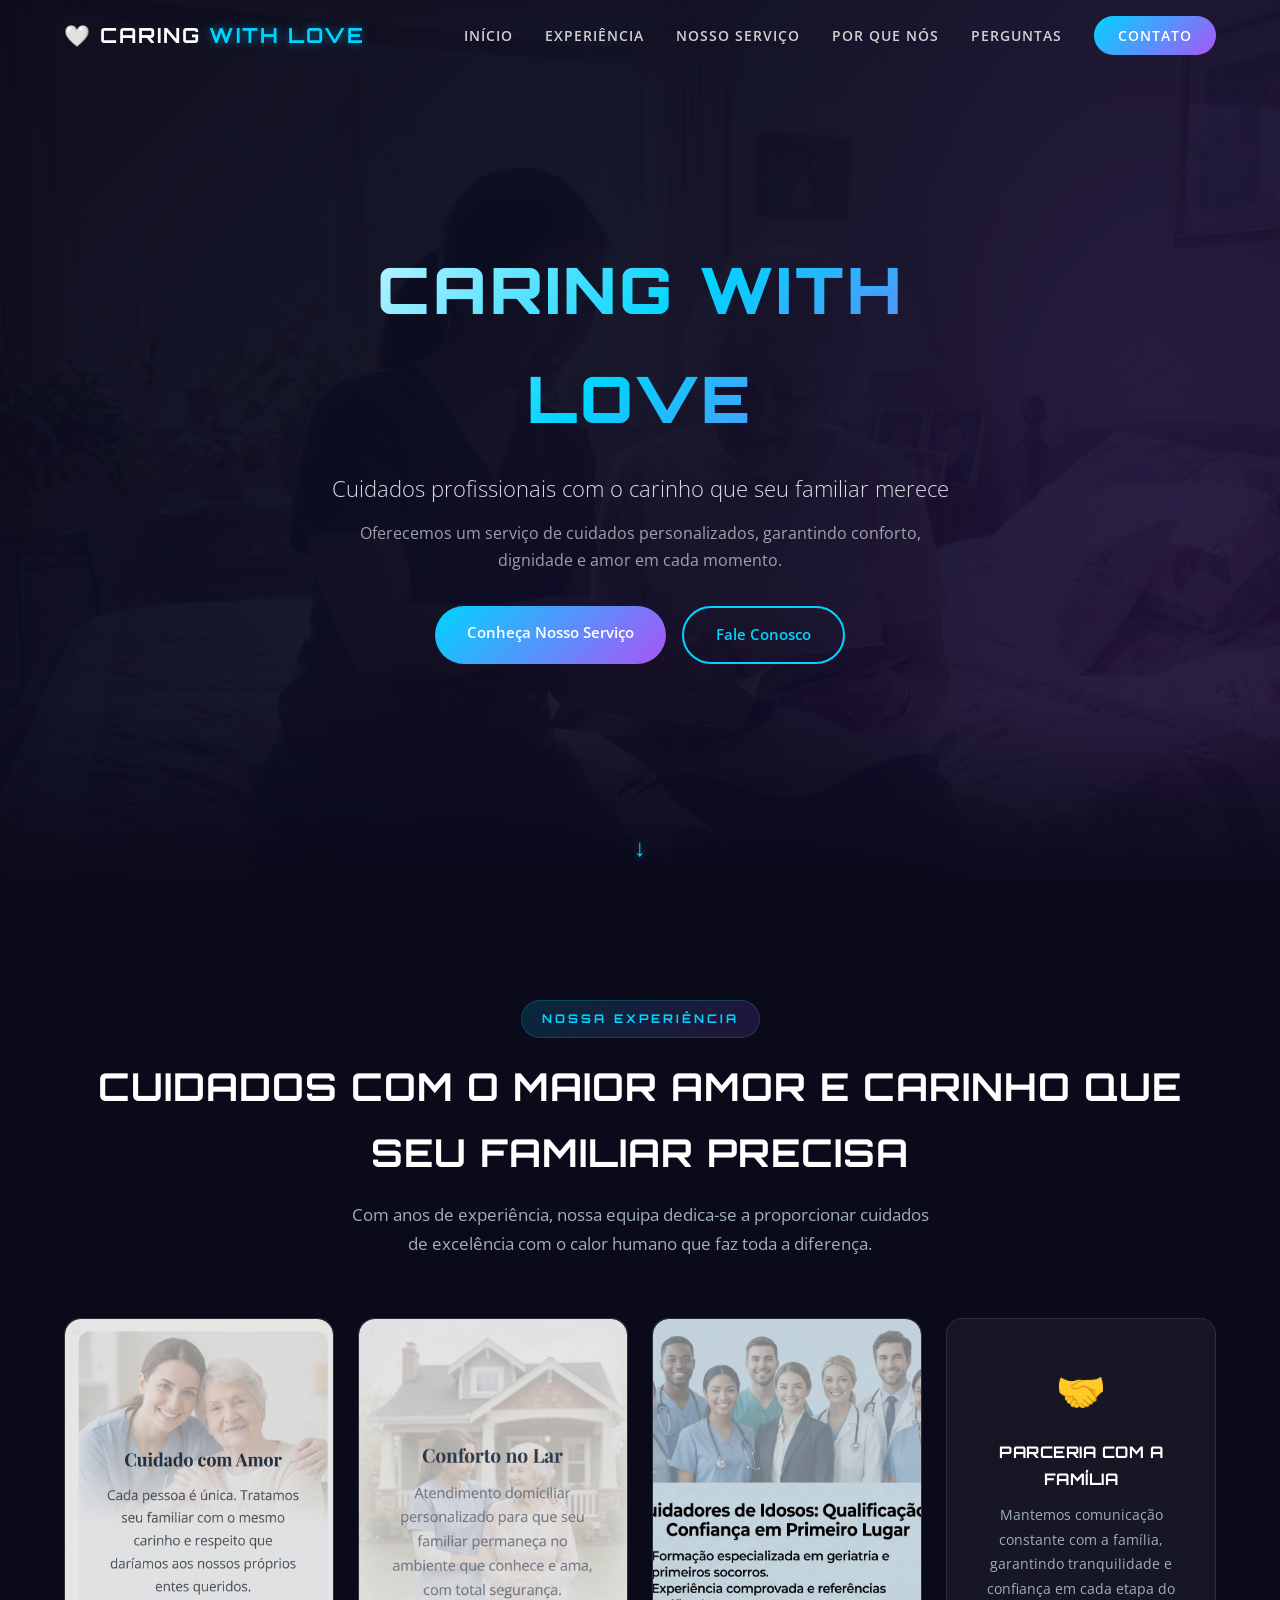
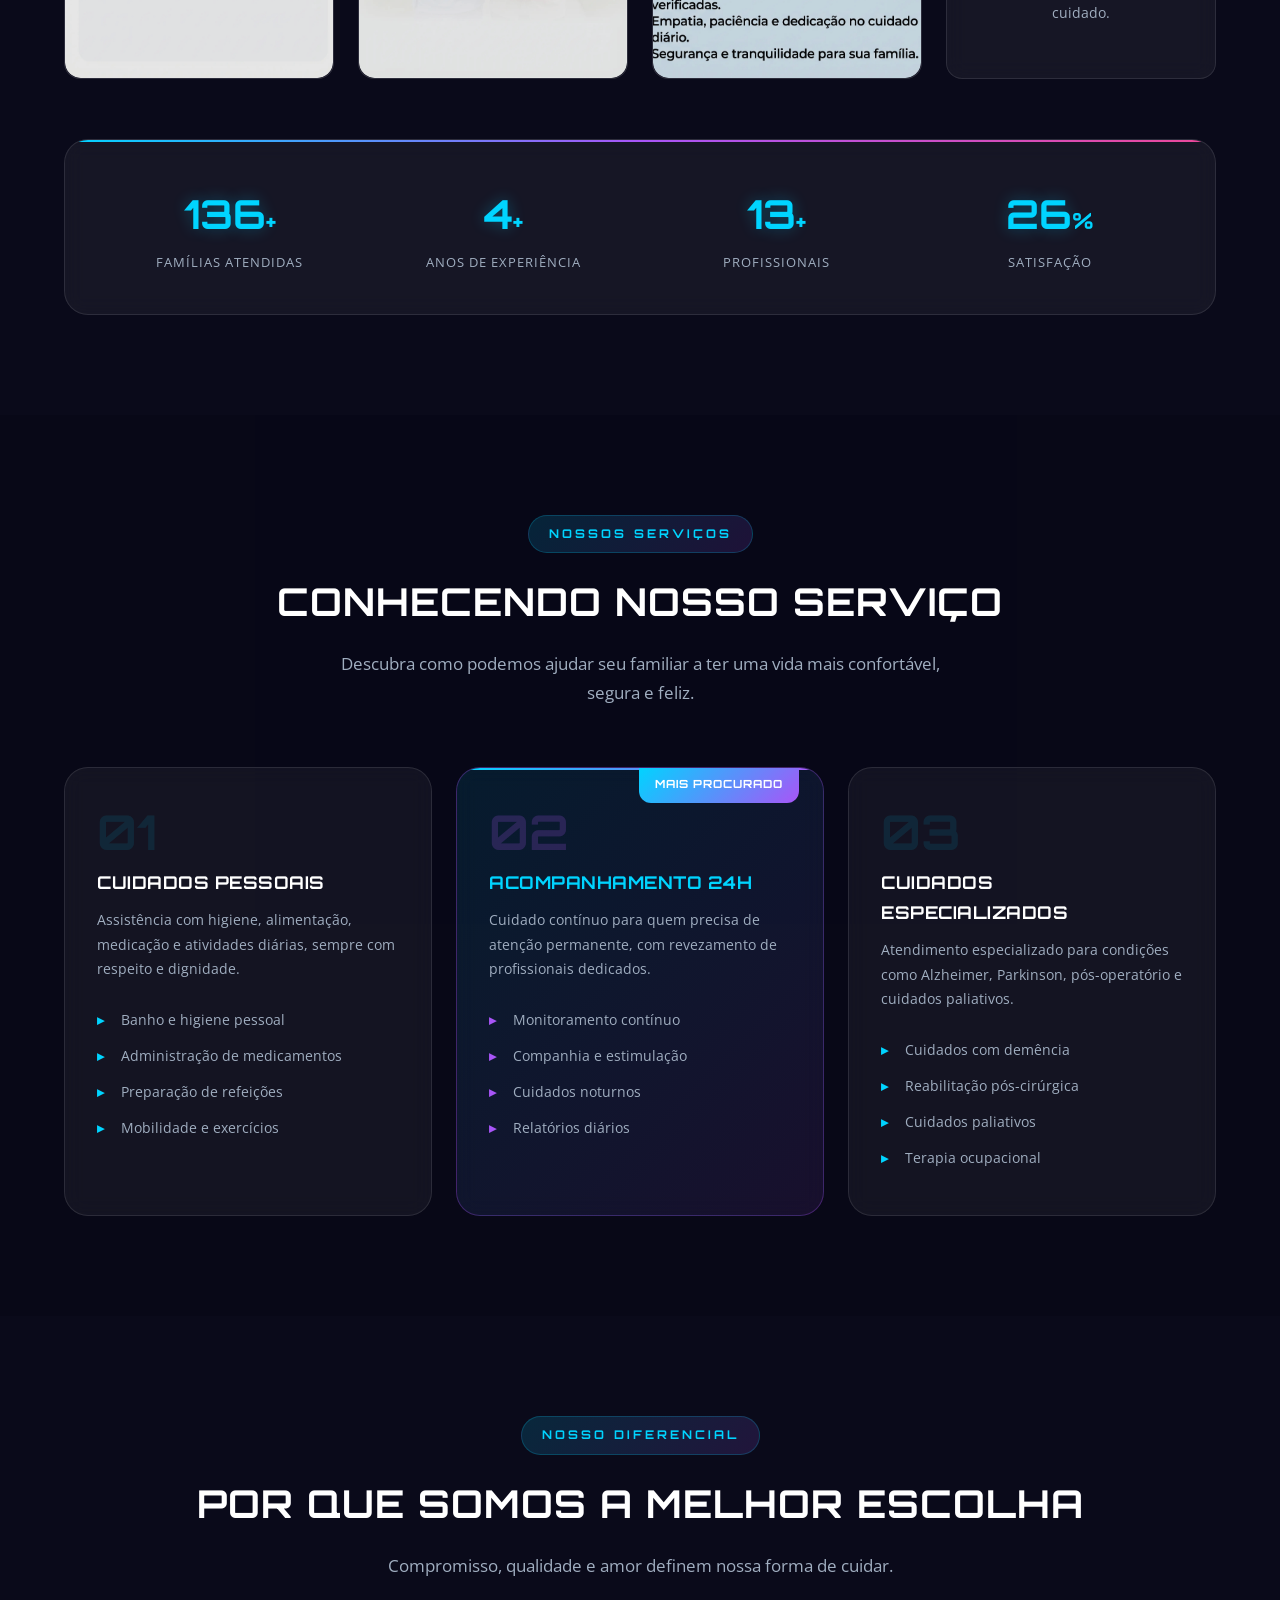
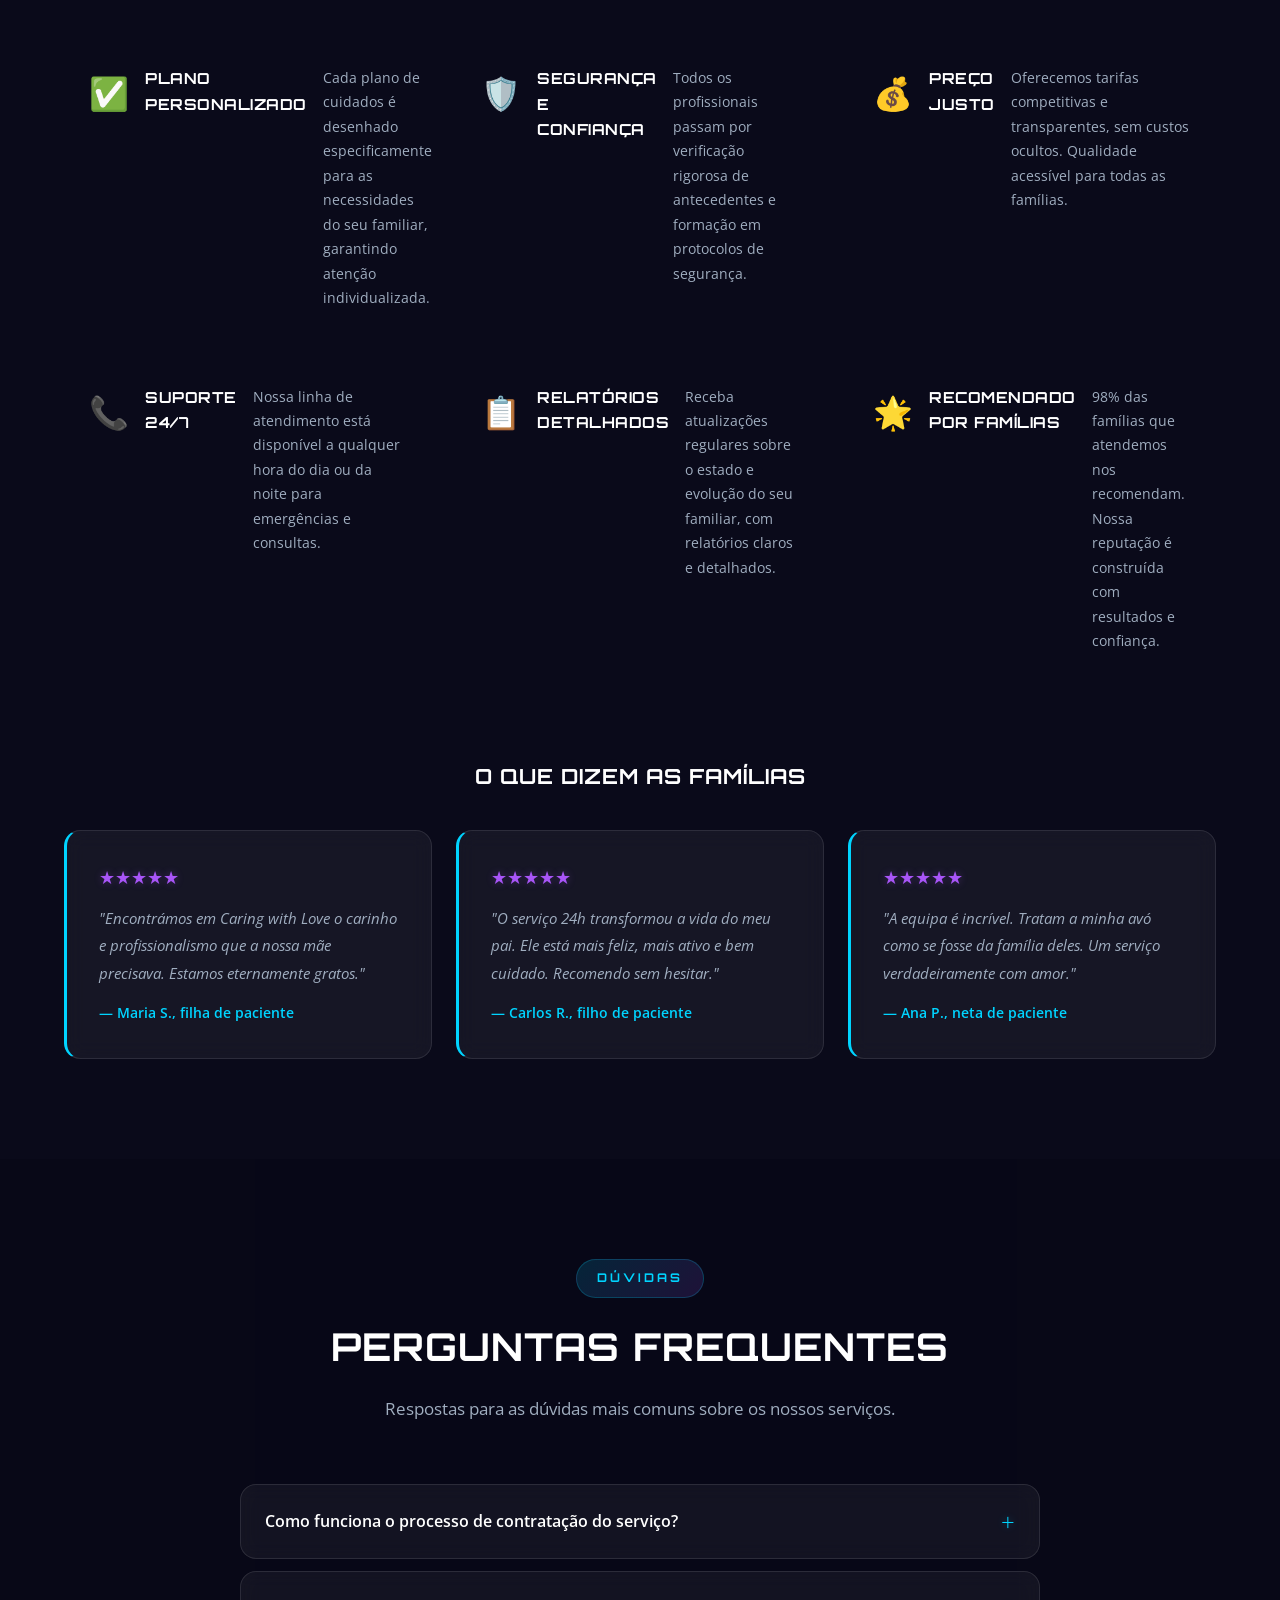
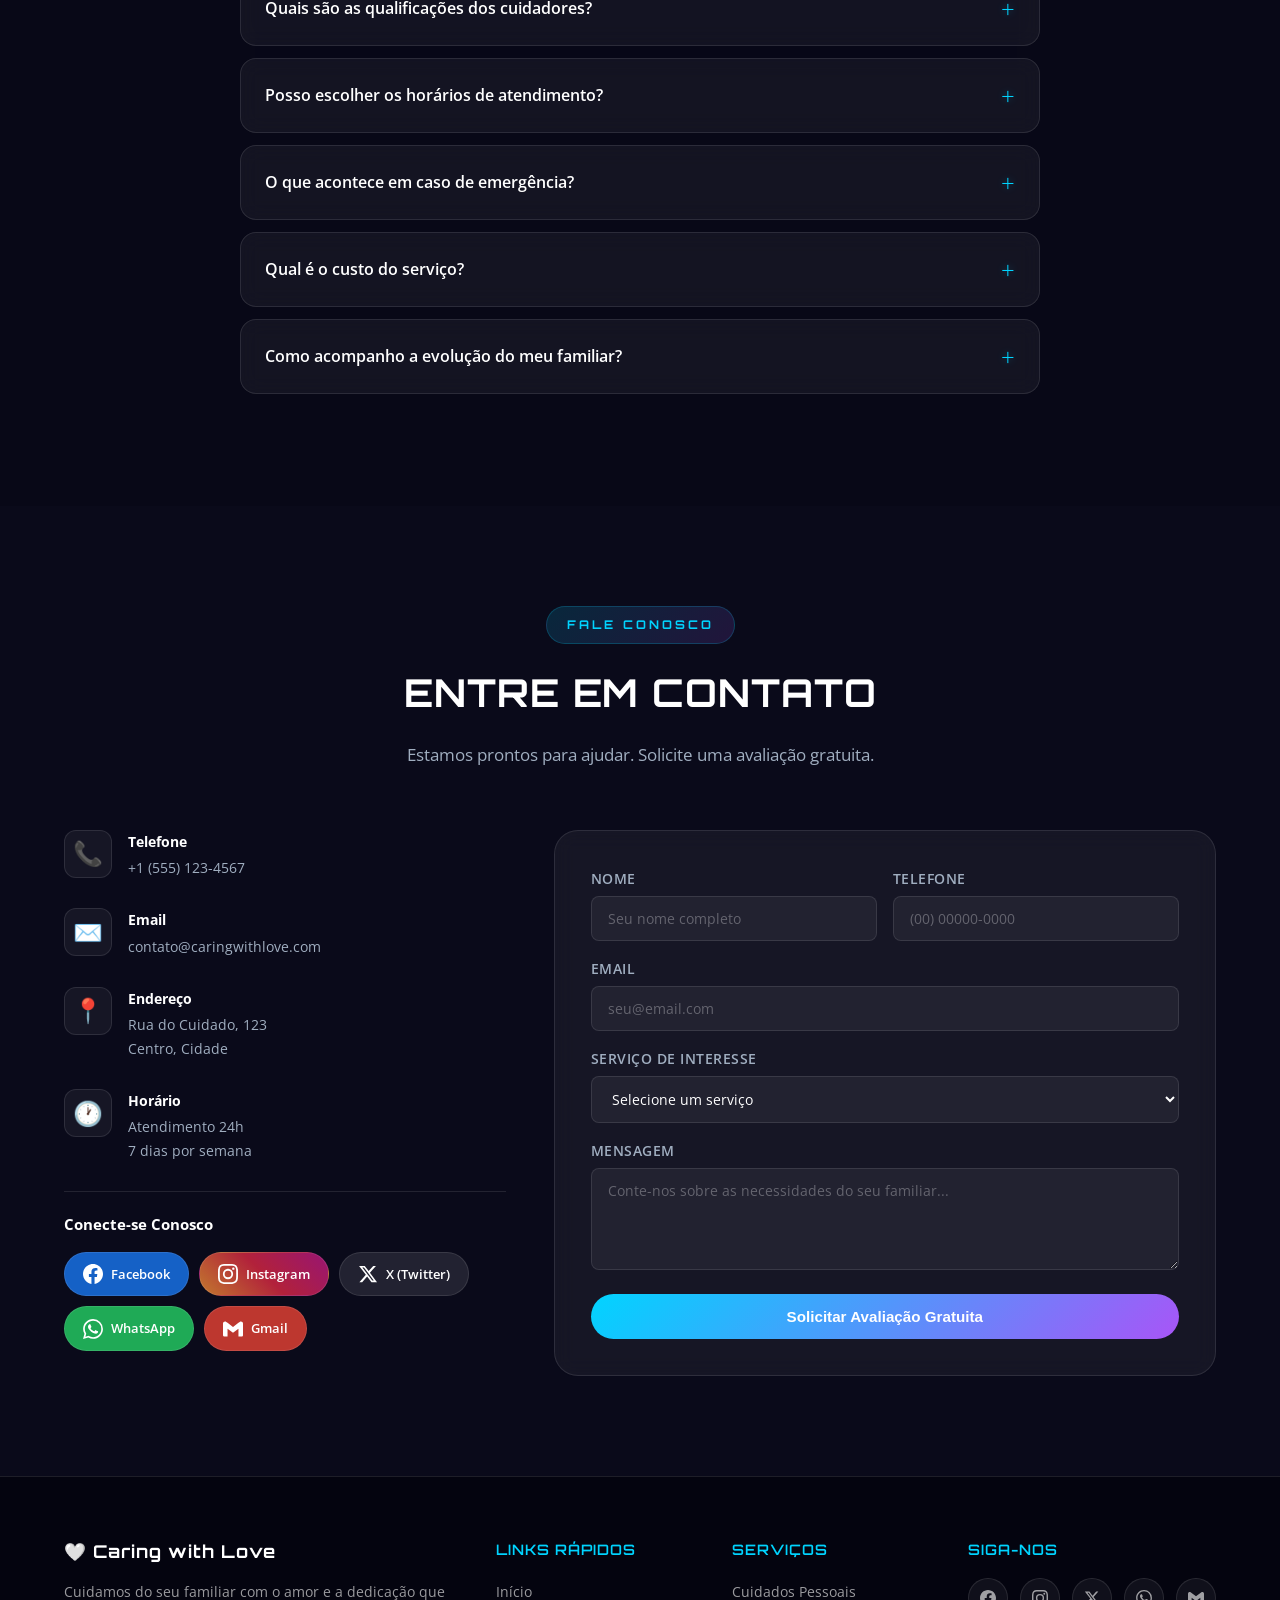
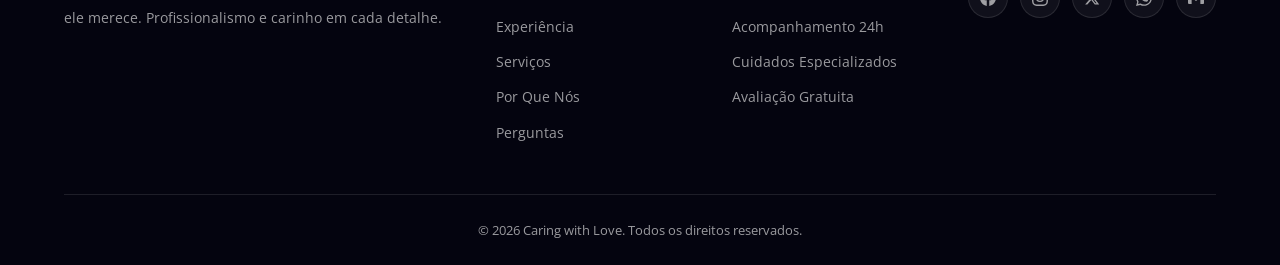
<file: index.html>
<!DOCTYPE html>
<html lang="pt">
<head>
    <meta charset="UTF-8">
    <meta name="viewport" content="width=device-width, initial-scale=1.0">
    <title>Caring with Love – Cuidados com Amor</title>
    <link rel="stylesheet" href="styles.css">
    <link rel="preconnect" href="https://fonts.googleapis.com">
    <link rel="preconnect" href="https://fonts.gstatic.com" crossorigin>
    <link href="https://fonts.googleapis.com/css2?family=Playfair+Display:wght@400;600;700&family=Open+Sans:wght@300;400;600;700&family=Orbitron:wght@400;600;700;900&display=swap" rel="stylesheet">
</head>
<body>
    <!-- Partículas futuristas -->
    <canvas id="particles-canvas"></canvas>

    <!-- ========== NAVEGAÇÃO ========== -->
    <nav id="navbar">
        <div class="nav-container">
            <a href="#hero" class="logo">🤍 Caring <span>with Love</span></a>
            <button class="nav-toggle" aria-label="Menu">
                <span></span><span></span><span></span>
            </button>
            <ul class="nav-links">
                <li><a href="#hero">Início</a></li>
                <li><a href="#experiencia">Experiência</a></li>
                <li><a href="#servicos">Nosso Serviço</a></li>
                <li><a href="#escolha">Por Que Nós</a></li>
                <li><a href="#faq">Perguntas</a></li>
                <li><a href="#contato" class="btn-nav">Contato</a></li>
            </ul>
        </div>
    </nav>

    <!-- ========== 1. HERO – CARING WITH LOVE ========== -->
    <section id="hero">
        <div class="hero-image">
            <img src="images/hero-bg.jpg" alt="Cuidadora acompanhando idosa com carinho">
        </div>
        <div class="hero-overlay"></div>
        <div class="hero-content">
            <h1>Caring with Love</h1>
            <p class="hero-subtitle">Cuidados profissionais com o carinho que seu familiar merece</p>
            <p class="hero-text">Oferecemos um serviço de cuidados personalizados, garantindo conforto, dignidade e amor em cada momento.</p>
            <div class="hero-buttons">
                <a href="#servicos" class="btn btn-primary">Conheça Nosso Serviço</a>
                <a href="#contato" class="btn btn-secondary">Fale Conosco</a>
            </div>
        </div>
        <div class="hero-scroll">
            <a href="#experiencia">
                <span class="scroll-arrow">&#8595;</span>
            </a>
        </div>
    </section>

    <!-- ========== 2. EXPERIÊNCIA EM CUIDADOS ========== -->
    <section id="experiencia">
        <div class="container">
            <div class="section-header">
                <span class="section-tag">Nossa Experiência</span>
                <h2>Cuidados com o Maior Amor e Carinho que Seu Familiar Precisa</h2>
                <p class="section-desc">Com anos de experiência, nossa equipa dedica-se a proporcionar cuidados de excelência com o calor humano que faz toda a diferença.</p>
            </div>
            <div class="experience-grid">
                <div class="exp-card exp-card-image">
                    <div class="exp-card-img">
                        <img src="images/cuidado-amor.jpg" alt="Cuidadora com idosa - Cuidado com Amor">
                    </div>
                </div>
                <div class="exp-card exp-card-image">
                    <div class="exp-card-img">
                        <img src="images/Im.%20Cuid.%20Translúcid.jpeg" alt="Conforto no Lar - Cuidado Domiciliar">
                    </div>
                </div>
                <div class="exp-card exp-card-image">
                    <div class="exp-card-img">
                        <img src="images/Profissionais%20Qualificados.jpeg" alt="Profissionais Qualificados">
                    </div>
                </div>
                <div class="exp-card">
                    <div class="exp-icon">🤝</div>
                    <h3>Parceria com a Família</h3>
                    <p>Mantemos comunicação constante com a família, garantindo tranquilidade e confiança em cada etapa do cuidado.</p>
                </div>
            </div>
            <div class="experience-stats">
                <div class="stat">
                    <span class="stat-number" data-target="500">0</span>+
                    <span class="stat-label">Famílias Atendidas</span>
                </div>
                <div class="stat">
                    <span class="stat-number" data-target="15">0</span>+
                    <span class="stat-label">Anos de Experiência</span>
                </div>
                <div class="stat">
                    <span class="stat-number" data-target="50">0</span>+
                    <span class="stat-label">Profissionais</span>
                </div>
                <div class="stat">
                    <span class="stat-number" data-target="98">0</span>%
                    <span class="stat-label">Satisfação</span>
                </div>
            </div>
        </div>
    </section>

    <!-- ========== 3. CONHECENDO NOSSO SERVIÇO ========== -->
    <section id="servicos">
        <div class="container">
            <div class="section-header">
                <span class="section-tag">Nossos Serviços</span>
                <h2>Conhecendo Nosso Serviço</h2>
                <p class="section-desc">Descubra como podemos ajudar seu familiar a ter uma vida mais confortável, segura e feliz.</p>
            </div>
            <div class="services-grid">
                <div class="service-card">
                    <div class="service-number">01</div>
                    <h3>Cuidados Pessoais</h3>
                    <p>Assistência com higiene, alimentação, medicação e atividades diárias, sempre com respeito e dignidade.</p>
                    <ul class="service-list">
                        <li>Banho e higiene pessoal</li>
                        <li>Administração de medicamentos</li>
                        <li>Preparação de refeições</li>
                        <li>Mobilidade e exercícios</li>
                    </ul>
                </div>
                <div class="service-card featured">
                    <div class="service-badge">Mais Procurado</div>
                    <div class="service-number">02</div>
                    <h3>Acompanhamento 24h</h3>
                    <p>Cuidado contínuo para quem precisa de atenção permanente, com revezamento de profissionais dedicados.</p>
                    <ul class="service-list">
                        <li>Monitoramento contínuo</li>
                        <li>Companhia e estimulação</li>
                        <li>Cuidados noturnos</li>
                        <li>Relatórios diários</li>
                    </ul>
                </div>
                <div class="service-card">
                    <div class="service-number">03</div>
                    <h3>Cuidados Especializados</h3>
                    <p>Atendimento especializado para condições como Alzheimer, Parkinson, pós-operatório e cuidados paliativos.</p>
                    <ul class="service-list">
                        <li>Cuidados com demência</li>
                        <li>Reabilitação pós-cirúrgica</li>
                        <li>Cuidados paliativos</li>
                        <li>Terapia ocupacional</li>
                    </ul>
                </div>
            </div>
        </div>
    </section>

    <!-- ========== 4. POR QUE É A MELHOR ESCOLHA ========== -->
    <section id="escolha">
        <div class="container">
            <div class="section-header">
                <span class="section-tag">Nosso Diferencial</span>
                <h2>Por Que Somos a Melhor Escolha</h2>
                <p class="section-desc">Compromisso, qualidade e amor definem nossa forma de cuidar.</p>
            </div>
            <div class="reasons-grid">
                <div class="reason-card">
                    <div class="reason-icon">✅</div>
                    <h3>Plano Personalizado</h3>
                    <p>Cada plano de cuidados é desenhado especificamente para as necessidades do seu familiar, garantindo atenção individualizada.</p>
                </div>
                <div class="reason-card">
                    <div class="reason-icon">🛡️</div>
                    <h3>Segurança e Confiança</h3>
                    <p>Todos os profissionais passam por verificação rigorosa de antecedentes e formação em protocolos de segurança.</p>
                </div>
                <div class="reason-card">
                    <div class="reason-icon">💰</div>
                    <h3>Preço Justo</h3>
                    <p>Oferecemos tarifas competitivas e transparentes, sem custos ocultos. Qualidade acessível para todas as famílias.</p>
                </div>
                <div class="reason-card">
                    <div class="reason-icon">📞</div>
                    <h3>Suporte 24/7</h3>
                    <p>Nossa linha de atendimento está disponível a qualquer hora do dia ou da noite para emergências e consultas.</p>
                </div>
                <div class="reason-card">
                    <div class="reason-icon">📋</div>
                    <h3>Relatórios Detalhados</h3>
                    <p>Receba atualizações regulares sobre o estado e evolução do seu familiar, com relatórios claros e detalhados.</p>
                </div>
                <div class="reason-card">
                    <div class="reason-icon">🌟</div>
                    <h3>Recomendado por Famílias</h3>
                    <p>98% das famílias que atendemos nos recomendam. Nossa reputação é construída com resultados e confiança.</p>
                </div>
            </div>

            <!-- Testemunhos -->
            <div class="testimonials">
                <h3 class="testimonials-title">O Que Dizem as Famílias</h3>
                <div class="testimonials-grid">
                    <div class="testimonial-card">
                        <div class="testimonial-stars">★★★★★</div>
                        <p>"Encontrámos em Caring with Love o carinho e profissionalismo que a nossa mãe precisava. Estamos eternamente gratos."</p>
                        <span class="testimonial-author">— Maria S., filha de paciente</span>
                    </div>
                    <div class="testimonial-card">
                        <div class="testimonial-stars">★★★★★</div>
                        <p>"O serviço 24h transformou a vida do meu pai. Ele está mais feliz, mais ativo e bem cuidado. Recomendo sem hesitar."</p>
                        <span class="testimonial-author">— Carlos R., filho de paciente</span>
                    </div>
                    <div class="testimonial-card">
                        <div class="testimonial-stars">★★★★★</div>
                        <p>"A equipa é incrível. Tratam a minha avó como se fosse da família deles. Um serviço verdadeiramente com amor."</p>
                        <span class="testimonial-author">— Ana P., neta de paciente</span>
                    </div>
                </div>
            </div>
        </div>
    </section>

    <!-- ========== 5. PERGUNTAS FREQUENTES ========== -->
    <section id="faq">
        <div class="container">
            <div class="section-header">
                <span class="section-tag">Dúvidas</span>
                <h2>Perguntas Frequentes</h2>
                <p class="section-desc">Respostas para as dúvidas mais comuns sobre os nossos serviços.</p>
            </div>
            <div class="faq-list">
                <div class="faq-item">
                    <button class="faq-question">
                        <span>Como funciona o processo de contratação do serviço?</span>
                        <span class="faq-toggle">+</span>
                    </button>
                    <div class="faq-answer">
                        <p>O processo é simples: entre em contato conosco por telefone ou formulário. Agendamos uma visita gratuita para avaliar as necessidades do seu familiar. Em seguida, elaboramos um plano de cuidados personalizado e apresentamos as opções de serviço e valores. Após a aprovação, iniciamos o atendimento em até 48 horas.</p>
                    </div>
                </div>
                <div class="faq-item">
                    <button class="faq-question">
                        <span>Quais são as qualificações dos cuidadores?</span>
                        <span class="faq-toggle">+</span>
                    </button>
                    <div class="faq-answer">
                        <p>Todos os nossos cuidadores possuem formação certificada em cuidados de saúde, primeiros socorros e cuidados geriátricos. Passam por um rigoroso processo de seleção que inclui verificação de antecedentes, entrevistas e período de formação interna. Além disso, participam de formações contínuas para se manterem atualizados.</p>
                    </div>
                </div>
                <div class="faq-item">
                    <button class="faq-question">
                        <span>Posso escolher os horários de atendimento?</span>
                        <span class="faq-toggle">+</span>
                    </button>
                    <div class="faq-answer">
                        <p>Sim! Oferecemos total flexibilidade de horários. Pode optar por cuidados por algumas horas, meio período, período integral ou atendimento 24 horas. Os horários são definidos conforme as necessidades da família e podem ser ajustados a qualquer momento.</p>
                    </div>
                </div>
                <div class="faq-item">
                    <button class="faq-question">
                        <span>O que acontece em caso de emergência?</span>
                        <span class="faq-toggle">+</span>
                    </button>
                    <div class="faq-answer">
                        <p>Nossos cuidadores são treinados para lidar com emergências e seguem protocolos específicos. Temos uma linha de suporte disponível 24/7 e mantemos contato direto com os serviços de emergência locais. A família é imediatamente notificada sobre qualquer situação.</p>
                    </div>
                </div>
                <div class="faq-item">
                    <button class="faq-question">
                        <span>Qual é o custo do serviço?</span>
                        <span class="faq-toggle">+</span>
                    </button>
                    <div class="faq-answer">
                        <p>Os valores variam conforme o tipo de serviço, número de horas e necessidades específicas do paciente. Oferecemos uma avaliação gratuita e um orçamento sem compromisso. Trabalhamos com preços justos e transparentes, sem taxas ocultas. Entre em contato para receber uma proposta personalizada.</p>
                    </div>
                </div>
                <div class="faq-item">
                    <button class="faq-question">
                        <span>Como acompanho a evolução do meu familiar?</span>
                        <span class="faq-toggle">+</span>
                    </button>
                    <div class="faq-answer">
                        <p>Fornecemos relatórios regulares sobre o estado e progresso do seu familiar. Além disso, mantemos comunicação constante via telefone ou mensagem. A família pode solicitar reuniões periódicas para discutir o plano de cuidados e fazer ajustes necessários.</p>
                    </div>
                </div>
            </div>
        </div>
    </section>

    <!-- ========== CONTATO ========== -->
    <section id="contato">
        <div class="container">
            <div class="section-header">
                <span class="section-tag">Fale Conosco</span>
                <h2>Entre em Contato</h2>
                <p class="section-desc">Estamos prontos para ajudar. Solicite uma avaliação gratuita.</p>
            </div>
            <div class="contact-grid">
                <div class="contact-info">
                    <div class="contact-item">
                        <span class="contact-icon">📞</span>
                        <div>
                            <h4>Telefone</h4>
                            <p>+1 (555) 123-4567</p>
                        </div>
                    </div>
                    <div class="contact-item">
                        <span class="contact-icon">✉️</span>
                        <div>
                            <h4>Email</h4>
                            <p>contato@caringwithlove.com</p>
                        </div>
                    </div>
                    <div class="contact-item">
                        <span class="contact-icon">📍</span>
                        <div>
                            <h4>Endereço</h4>
                            <p>Rua do Cuidado, 123<br>Centro, Cidade</p>
                        </div>
                    </div>
                    <div class="contact-item">
                        <span class="contact-icon">🕐</span>
                        <div>
                            <h4>Horário</h4>
                            <p>Atendimento 24h<br>7 dias por semana</p>
                        </div>
                    </div>

                    <!-- Redes Sociais -->
                    <div class="contact-social">
                        <h4>Conecte-se Conosco</h4>
                        <div class="social-buttons">
                            <a href="https://facebook.com/" target="_blank" rel="noopener noreferrer" class="social-btn facebook" aria-label="Facebook">
                                <svg width="20" height="20" viewBox="0 0 24 24" fill="currentColor"><path d="M24 12.073c0-6.627-5.373-12-12-12s-12 5.373-12 12c0 5.99 4.388 10.954 10.125 11.854v-8.385H7.078v-3.47h3.047V9.43c0-3.007 1.792-4.669 4.533-4.669 1.312 0 2.686.235 2.686.235v2.953H15.83c-1.491 0-1.956.925-1.956 1.874v2.25h3.328l-.532 3.47h-2.796v8.385C19.612 23.027 24 18.062 24 12.073z"/></svg>
                                <span>Facebook</span>
                            </a>
                            <a href="https://instagram.com/" target="_blank" rel="noopener noreferrer" class="social-btn instagram" aria-label="Instagram">
                                <svg width="20" height="20" viewBox="0 0 24 24" fill="currentColor"><path d="M12 2.163c3.204 0 3.584.012 4.85.07 3.252.148 4.771 1.691 4.919 4.919.058 1.265.069 1.645.069 4.849 0 3.205-.012 3.584-.069 4.849-.149 3.225-1.664 4.771-4.919 4.919-1.266.058-1.644.07-4.85.07-3.204 0-3.584-.012-4.849-.07-3.26-.149-4.771-1.699-4.919-4.92-.058-1.265-.07-1.644-.07-4.849 0-3.204.013-3.583.07-4.849.149-3.227 1.664-4.771 4.919-4.919 1.266-.057 1.645-.069 4.849-.069zM12 0C8.741 0 8.333.014 7.053.072 2.695.272.273 2.69.073 7.052.014 8.333 0 8.741 0 12c0 3.259.014 3.668.072 4.948.2 4.358 2.618 6.78 6.98 6.98C8.333 23.986 8.741 24 12 24c3.259 0 3.668-.014 4.948-.072 4.354-.2 6.782-2.618 6.979-6.98.059-1.28.073-1.689.073-4.948 0-3.259-.014-3.667-.072-4.947-.196-4.354-2.617-6.78-6.979-6.98C15.668.014 15.259 0 12 0zm0 5.838a6.162 6.162 0 100 12.324 6.162 6.162 0 000-12.324zM12 16a4 4 0 110-8 4 4 0 010 8zm6.406-11.845a1.44 1.44 0 100 2.881 1.44 1.44 0 000-2.881z"/></svg>
                                <span>Instagram</span>
                            </a>
                            <a href="https://x.com/" target="_blank" rel="noopener noreferrer" class="social-btn x-twitter" aria-label="X">
                                <svg width="20" height="20" viewBox="0 0 24 24" fill="currentColor"><path d="M18.244 2.25h3.308l-7.227 8.26 8.502 11.24H16.17l-5.214-6.817L4.99 21.75H1.68l7.73-8.835L1.254 2.25H8.08l4.713 6.231zm-1.161 17.52h1.833L7.084 4.126H5.117z"/></svg>
                                <span>X (Twitter)</span>
                            </a>
                            <a href="https://wa.me/15551234567" target="_blank" rel="noopener noreferrer" class="social-btn whatsapp" aria-label="WhatsApp">
                                <svg width="20" height="20" viewBox="0 0 24 24" fill="currentColor"><path d="M17.472 14.382c-.297-.149-1.758-.867-2.03-.967-.273-.099-.471-.148-.67.15-.197.297-.767.966-.94 1.164-.173.199-.347.223-.644.075-.297-.15-1.255-.463-2.39-1.475-.883-.788-1.48-1.761-1.653-2.059-.173-.297-.018-.458.13-.606.134-.133.298-.347.446-.52.149-.174.198-.298.298-.497.099-.198.05-.371-.025-.52-.075-.149-.669-1.612-.916-2.207-.242-.579-.487-.5-.669-.51-.173-.008-.371-.01-.57-.01-.198 0-.52.074-.792.372-.272.297-1.04 1.016-1.04 2.479 0 1.462 1.065 2.875 1.213 3.074.149.198 2.096 3.2 5.077 4.487.709.306 1.262.489 1.694.625.712.227 1.36.195 1.871.118.571-.085 1.758-.719 2.006-1.413.248-.694.248-1.289.173-1.413-.074-.124-.272-.198-.57-.347m-5.421 7.403h-.004a9.87 9.87 0 01-5.031-1.378l-.361-.214-3.741.982.998-3.648-.235-.374a9.86 9.86 0 01-1.51-5.26c.001-5.45 4.436-9.884 9.888-9.884 2.64 0 5.122 1.03 6.988 2.898a9.825 9.825 0 012.893 6.994c-.003 5.45-4.437 9.884-9.885 9.884m8.413-18.297A11.815 11.815 0 0012.05 0C5.495 0 .16 5.335.157 11.892c0 2.096.547 4.142 1.588 5.945L.057 24l6.305-1.654a11.882 11.882 0 005.683 1.448h.005c6.554 0 11.89-5.335 11.893-11.893a11.821 11.821 0 00-3.48-8.413z"/></svg>
                                <span>WhatsApp</span>
                            </a>
                            <a href="mailto:contato@caringwithlove.com" class="social-btn gmail" aria-label="Gmail">
                                <svg width="20" height="20" viewBox="0 0 24 24" fill="currentColor"><path d="M24 5.457v13.909c0 .904-.732 1.636-1.636 1.636h-3.819V11.73L12 16.64l-6.545-4.91v9.273H1.636A1.636 1.636 0 010 19.366V5.457c0-2.023 2.309-3.178 3.927-1.964L5.455 4.64 12 9.548l6.545-4.91 1.528-1.145C21.69 2.28 24 3.434 24 5.457z"/></svg>
                                <span>Gmail</span>
                            </a>
                        </div>
                    </div>
                </div>
                <form class="contact-form" id="contactForm">
                    <div class="form-row">
                        <div class="form-group">
                            <label for="nome">Nome</label>
                            <input type="text" id="nome" name="nome" required placeholder="Seu nome completo">
                        </div>
                        <div class="form-group">
                            <label for="telefone">Telefone</label>
                            <input type="tel" id="telefone" name="telefone" required placeholder="(00) 00000-0000">
                        </div>
                    </div>
                    <div class="form-group">
                        <label for="email">Email</label>
                        <input type="email" id="email" name="email" required placeholder="seu@email.com">
                    </div>
                    <div class="form-group">
                        <label for="servico">Serviço de Interesse</label>
                        <select id="servico" name="servico">
                            <option value="">Selecione um serviço</option>
                            <option value="pessoais">Cuidados Pessoais</option>
                            <option value="24h">Acompanhamento 24h</option>
                            <option value="especializados">Cuidados Especializados</option>
                            <option value="outro">Outro</option>
                        </select>
                    </div>
                    <div class="form-group">
                        <label for="mensagem">Mensagem</label>
                        <textarea id="mensagem" name="mensagem" rows="4" placeholder="Conte-nos sobre as necessidades do seu familiar..."></textarea>
                    </div>
                    <button type="submit" class="btn btn-primary btn-full">Solicitar Avaliação Gratuita</button>
                </form>
            </div>
        </div>
    </section>

    <!-- ========== FOOTER ========== -->
    <footer>
        <div class="container">
            <div class="footer-grid">
                <div class="footer-brand">
                    <h3>🤍 Caring with Love</h3>
                    <p>Cuidamos do seu familiar com o amor e a dedicação que ele merece. Profissionalismo e carinho em cada detalhe.</p>
                </div>
                <div class="footer-links">
                    <h4>Links Rápidos</h4>
                    <ul>
                        <li><a href="#hero">Início</a></li>
                        <li><a href="#experiencia">Experiência</a></li>
                        <li><a href="#servicos">Serviços</a></li>
                        <li><a href="#escolha">Por Que Nós</a></li>
                        <li><a href="#faq">Perguntas</a></li>
                    </ul>
                </div>
                <div class="footer-links">
                    <h4>Serviços</h4>
                    <ul>
                        <li><a href="#servicos">Cuidados Pessoais</a></li>
                        <li><a href="#servicos">Acompanhamento 24h</a></li>
                        <li><a href="#servicos">Cuidados Especializados</a></li>
                        <li><a href="#contato">Avaliação Gratuita</a></li>
                    </ul>
                </div>
                <div class="footer-social">
                    <h4>Siga-nos</h4>
                    <div class="social-links">
                        <a href="https://facebook.com/" target="_blank" rel="noopener noreferrer" aria-label="Facebook">
                            <svg width="16" height="16" viewBox="0 0 24 24" fill="currentColor"><path d="M24 12.073c0-6.627-5.373-12-12-12s-12 5.373-12 12c0 5.99 4.388 10.954 10.125 11.854v-8.385H7.078v-3.47h3.047V9.43c0-3.007 1.792-4.669 4.533-4.669 1.312 0 2.686.235 2.686.235v2.953H15.83c-1.491 0-1.956.925-1.956 1.874v2.25h3.328l-.532 3.47h-2.796v8.385C19.612 23.027 24 18.062 24 12.073z"/></svg>
                        </a>
                        <a href="https://instagram.com/" target="_blank" rel="noopener noreferrer" aria-label="Instagram">
                            <svg width="16" height="16" viewBox="0 0 24 24" fill="currentColor"><path d="M12 2.163c3.204 0 3.584.012 4.85.07 3.252.148 4.771 1.691 4.919 4.919.058 1.265.069 1.645.069 4.849 0 3.205-.012 3.584-.069 4.849-.149 3.225-1.664 4.771-4.919 4.919-1.266.058-1.644.07-4.85.07-3.204 0-3.584-.012-4.849-.07-3.26-.149-4.771-1.699-4.919-4.92-.058-1.265-.07-1.644-.07-4.849 0-3.204.013-3.583.07-4.849.149-3.227 1.664-4.771 4.919-4.919 1.266-.057 1.645-.069 4.849-.069zM12 0C8.741 0 8.333.014 7.053.072 2.695.272.273 2.69.073 7.052.014 8.333 0 8.741 0 12c0 3.259.014 3.668.072 4.948.2 4.358 2.618 6.78 6.98 6.98C8.333 23.986 8.741 24 12 24c3.259 0 3.668-.014 4.948-.072 4.354-.2 6.782-2.618 6.979-6.98.059-1.28.073-1.689.073-4.948 0-3.259-.014-3.667-.072-4.947-.196-4.354-2.617-6.78-6.979-6.98C15.668.014 15.259 0 12 0zm0 5.838a6.162 6.162 0 100 12.324 6.162 6.162 0 000-12.324zM12 16a4 4 0 110-8 4 4 0 010 8zm6.406-11.845a1.44 1.44 0 100 2.881 1.44 1.44 0 000-2.881z"/></svg>
                        </a>
                        <a href="https://x.com/" target="_blank" rel="noopener noreferrer" aria-label="X">
                            <svg width="16" height="16" viewBox="0 0 24 24" fill="currentColor"><path d="M18.244 2.25h3.308l-7.227 8.26 8.502 11.24H16.17l-5.214-6.817L4.99 21.75H1.68l7.73-8.835L1.254 2.25H8.08l4.713 6.231zm-1.161 17.52h1.833L7.084 4.126H5.117z"/></svg>
                        </a>
                        <a href="https://wa.me/15551234567" target="_blank" rel="noopener noreferrer" aria-label="WhatsApp">
                            <svg width="16" height="16" viewBox="0 0 24 24" fill="currentColor"><path d="M17.472 14.382c-.297-.149-1.758-.867-2.03-.967-.273-.099-.471-.148-.67.15-.197.297-.767.966-.94 1.164-.173.199-.347.223-.644.075-.297-.15-1.255-.463-2.39-1.475-.883-.788-1.48-1.761-1.653-2.059-.173-.297-.018-.458.13-.606.134-.133.298-.347.446-.52.149-.174.198-.298.298-.497.099-.198.05-.371-.025-.52-.075-.149-.669-1.612-.916-2.207-.242-.579-.487-.5-.669-.51-.173-.008-.371-.01-.57-.01-.198 0-.52.074-.792.372-.272.297-1.04 1.016-1.04 2.479 0 1.462 1.065 2.875 1.213 3.074.149.198 2.096 3.2 5.077 4.487.709.306 1.262.489 1.694.625.712.227 1.36.195 1.871.118.571-.085 1.758-.719 2.006-1.413.248-.694.248-1.289.173-1.413-.074-.124-.272-.198-.57-.347m-5.421 7.403h-.004a9.87 9.87 0 01-5.031-1.378l-.361-.214-3.741.982.998-3.648-.235-.374a9.86 9.86 0 01-1.51-5.26c.001-5.45 4.436-9.884 9.888-9.884 2.64 0 5.122 1.03 6.988 2.898a9.825 9.825 0 012.893 6.994c-.003 5.45-4.437 9.884-9.885 9.884m8.413-18.297A11.815 11.815 0 0012.05 0C5.495 0 .16 5.335.157 11.892c0 2.096.547 4.142 1.588 5.945L.057 24l6.305-1.654a11.882 11.882 0 005.683 1.448h.005c6.554 0 11.89-5.335 11.893-11.893a11.821 11.821 0 00-3.48-8.413z"/></svg>
                        </a>
                        <a href="mailto:contato@caringwithlove.com" aria-label="Gmail">
                            <svg width="16" height="16" viewBox="0 0 24 24" fill="currentColor"><path d="M24 5.457v13.909c0 .904-.732 1.636-1.636 1.636h-3.819V11.73L12 16.64l-6.545-4.91v9.273H1.636A1.636 1.636 0 010 19.366V5.457c0-2.023 2.309-3.178 3.927-1.964L5.455 4.64 12 9.548l6.545-4.91 1.528-1.145C21.69 2.28 24 3.434 24 5.457z"/></svg>
                        </a>
                    </div>
                </div>
            </div>
            <div class="footer-bottom">
                <p>&copy; 2026 Caring with Love. Todos os direitos reservados.</p>
            </div>
        </div>
    </footer>

    <script src="script.js"></script>
</body>
</html>
</file>
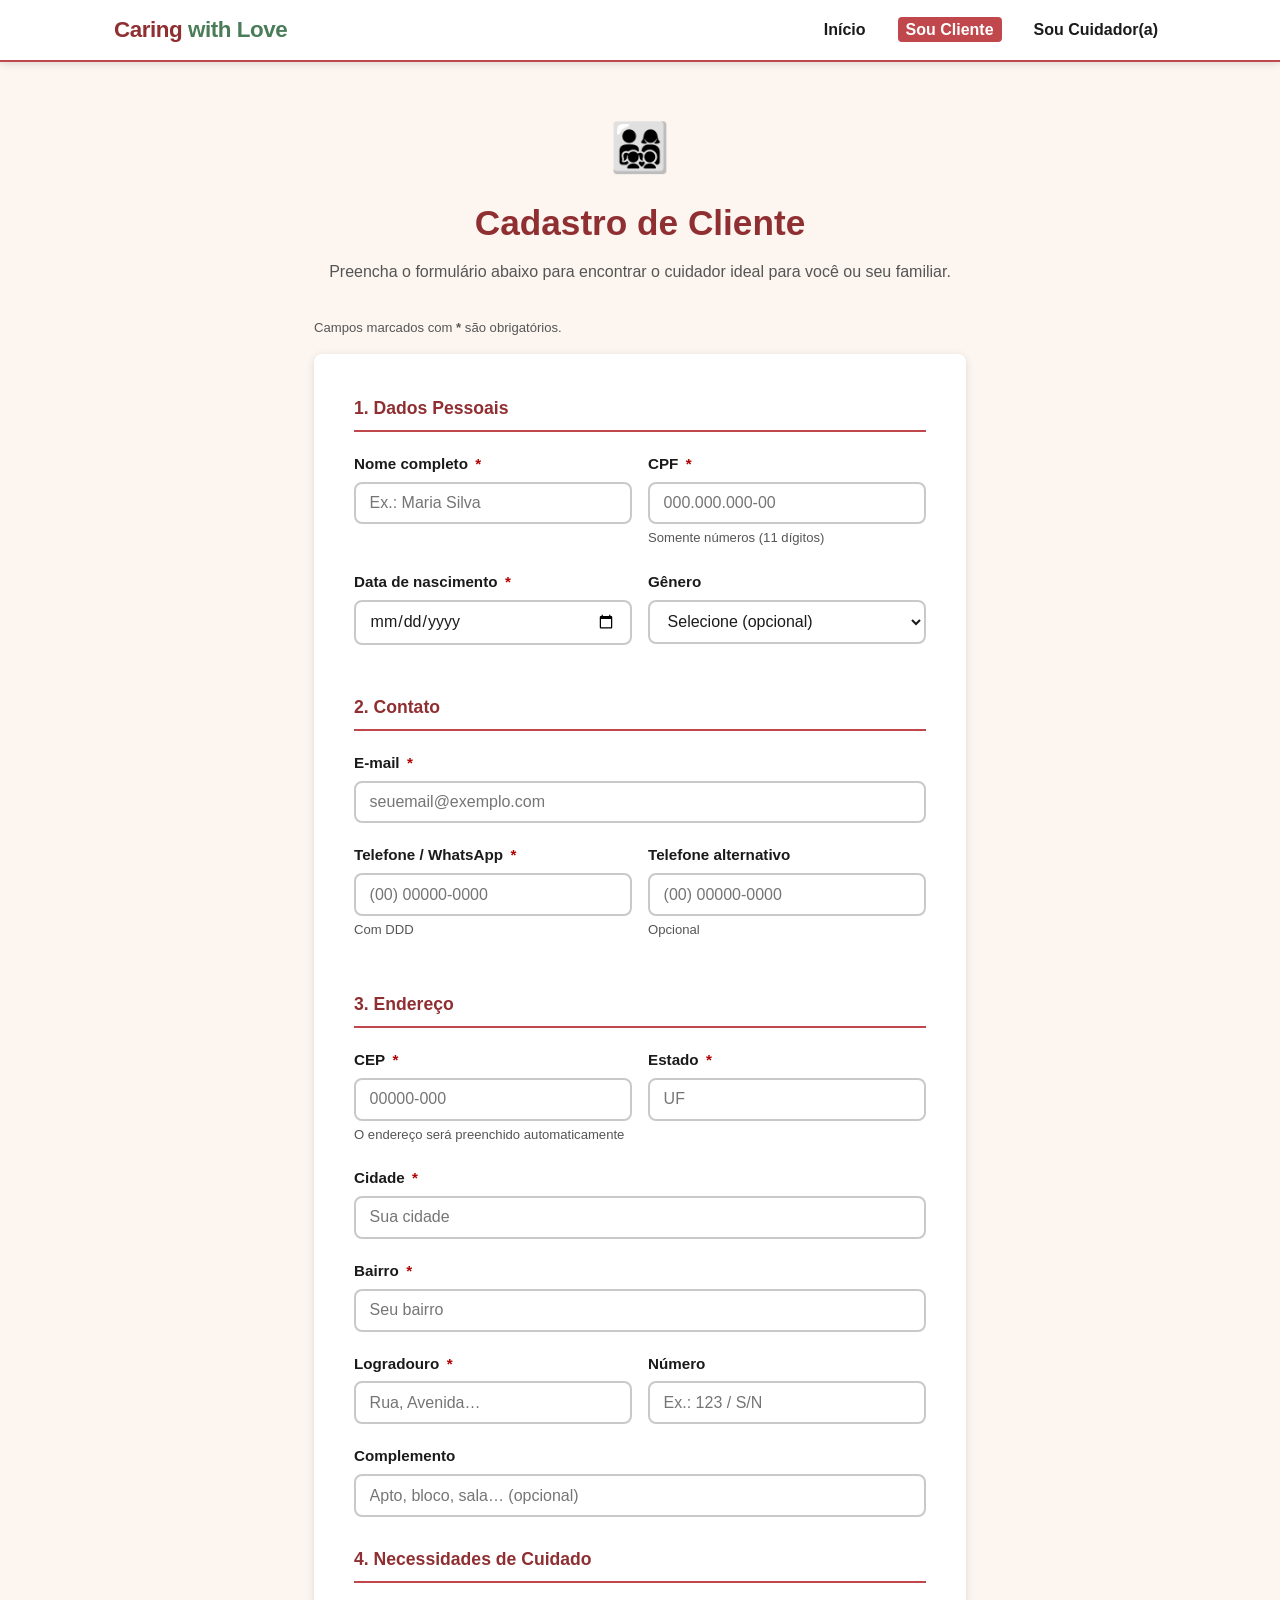
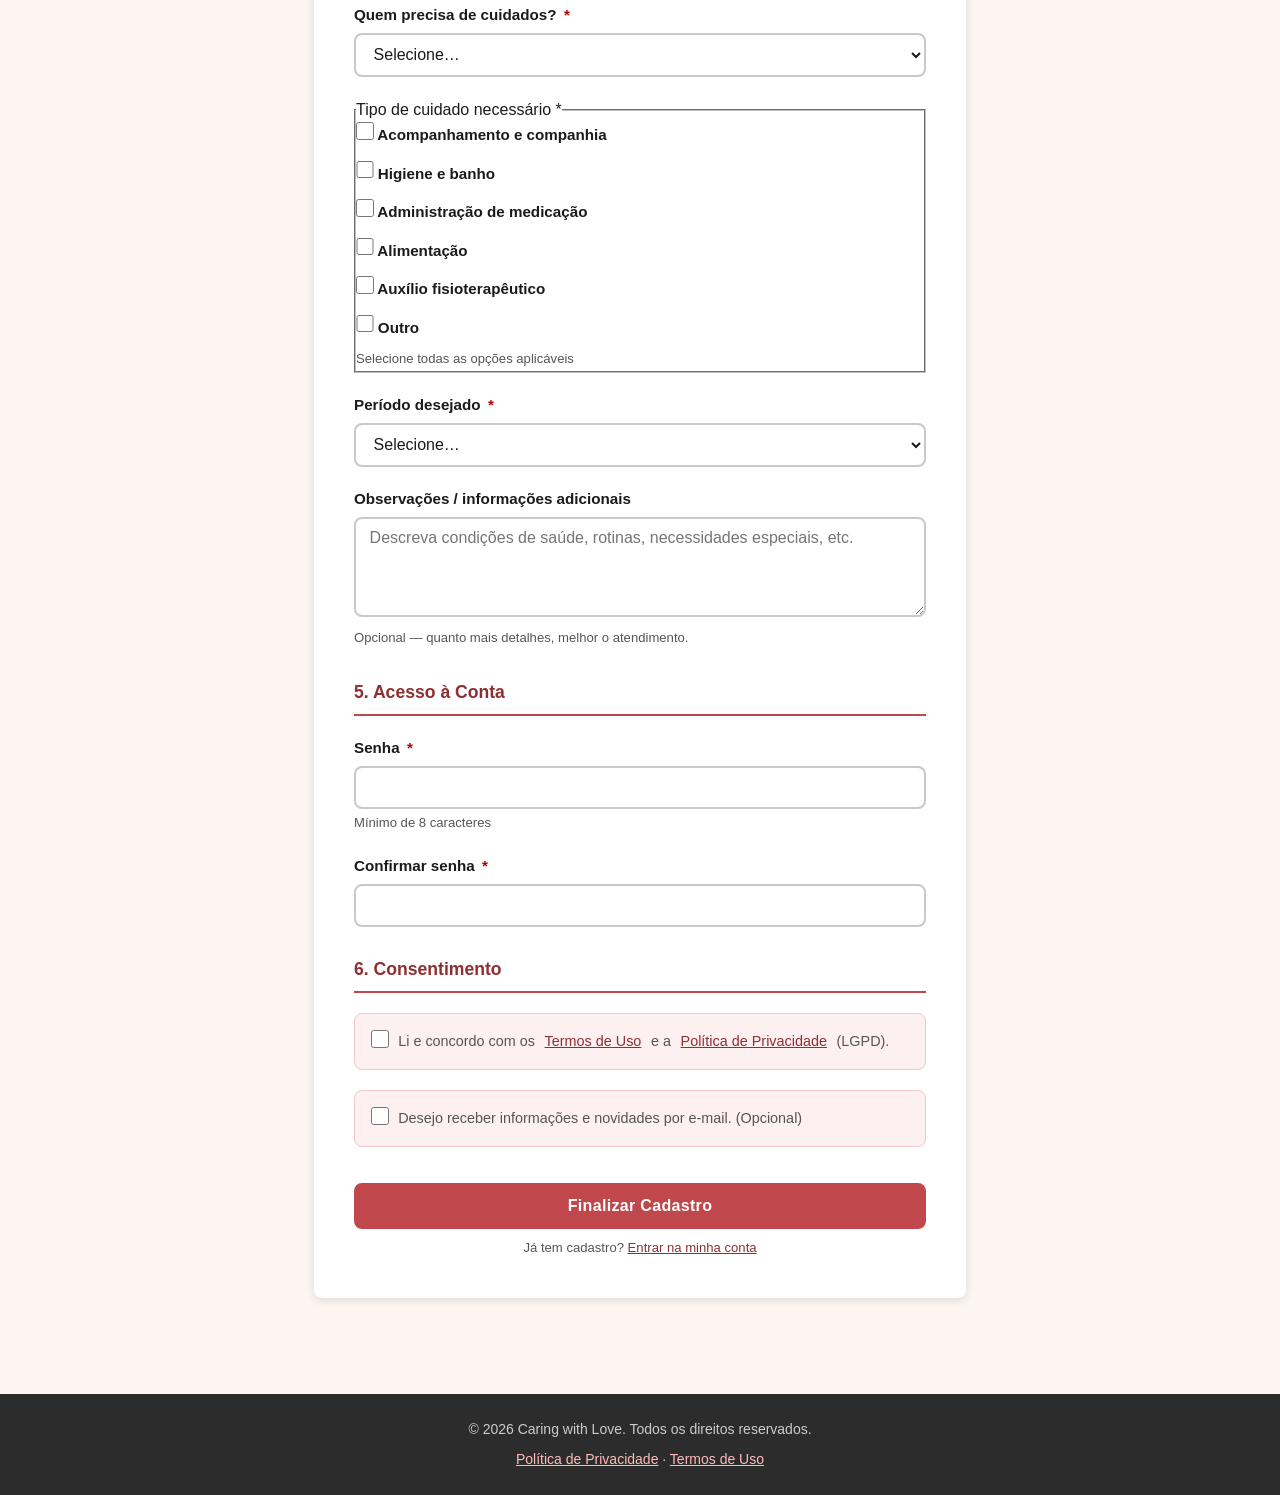
<file: cadastro-cliente.html>
<!DOCTYPE html>
<html lang="pt-BR">
<head>
  <meta charset="UTF-8" />
  <meta name="viewport" content="width=device-width, initial-scale=1.0" />
  <meta name="description" content="Cadastro de clientes — Caring with Love. Encontre um cuidador qualificado para você ou seu familiar." />
  <title>Cadastro de Cliente — Caring with Love</title>
  <link rel="stylesheet" href="css/style.css" />
</head>
<body data-page="cadastro-cliente">

  <!-- Skip link -->
  <a class="skip-link" href="#main-content">Ir para o conteúdo principal</a>

  <!-- Live region -->
  <div id="live-region" aria-live="polite" aria-atomic="true"></div>

  <!-- ===== Header ===== -->
  <header class="site-header" role="banner">
    <nav class="nav-container" aria-label="Navegação principal">
      <a href="index.html" class="site-logo" aria-label="Caring with Love — página inicial">
        Caring <span>with Love</span>
      </a>
      <ul class="nav-links" role="list">
        <li><a href="index.html">Início</a></li>
        <li><a href="cadastro-cliente.html" aria-current="page">Sou Cliente</a></li>
        <li><a href="cadastro-cuidador.html">Sou Cuidador(a)</a></li>
      </ul>
    </nav>
  </header>

  <!-- ===== Main ===== -->
  <main id="main-content" tabindex="-1">
    <div class="page-container">

      <!-- Page header -->
      <header class="page-header">
        <span class="page-icon" aria-hidden="true">👨‍👩‍👧‍👦</span>
        <h1>Cadastro de Cliente</h1>
        <p>Preencha o formulário abaixo para encontrar o cuidador ideal para você ou seu familiar.</p>
      </header>

      <!-- Required fields note -->
      <p class="form-hint mb-2" id="required-note">
        Campos marcados com <span aria-hidden="true"><strong>*</strong></span>
        <span class="sr-only">asterisco</span> são obrigatórios.
      </p>

      <!-- Form card -->
      <div class="form-card" role="region" aria-label="Formulário de cadastro de cliente">
        <form
          id="form-cliente"
          novalidate
          aria-describedby="required-note"
        >

          <!-- 1. Dados pessoais -->
          <h2 class="form-section-title" id="section-pessoal">1. Dados Pessoais</h2>

          <div class="form-row">
            <div class="form-group">
              <label for="nome">
                Nome completo <span class="required-mark" aria-hidden="true">*</span>
              </label>
              <input
                type="text"
                id="nome"
                name="nome"
                autocomplete="name"
                required
                aria-required="true"
                aria-describedby="nome-error"
                data-validate="required"
                placeholder="Ex.: Maria Silva"
              />
              <span id="nome-error" class="field-error" role="alert" aria-live="assertive"></span>
            </div>

            <div class="form-group">
              <label for="cpf">
                CPF <span class="required-mark" aria-hidden="true">*</span>
              </label>
              <input
                type="text"
                id="cpf"
                name="cpf"
                autocomplete="off"
                inputmode="numeric"
                required
                aria-required="true"
                aria-describedby="cpf-error cpf-hint"
                data-validate="cpf"
                placeholder="000.000.000-00"
                maxlength="14"
              />
              <span id="cpf-hint" class="form-hint">Somente números (11 dígitos)</span>
              <span id="cpf-error" class="field-error" role="alert" aria-live="assertive"></span>
            </div>
          </div>

          <div class="form-row">
            <div class="form-group">
              <label for="data-nascimento">
                Data de nascimento <span class="required-mark" aria-hidden="true">*</span>
              </label>
              <input
                type="date"
                id="data-nascimento"
                name="data_nascimento"
                autocomplete="bday"
                required
                aria-required="true"
                aria-describedby="data-nascimento-error"
                data-validate="date"
              />
              <span id="data-nascimento-error" class="field-error" role="alert" aria-live="assertive"></span>
            </div>

            <div class="form-group">
              <label for="genero">Gênero</label>
              <select
                id="genero"
                name="genero"
                autocomplete="sex"
                aria-describedby="genero-error"
              >
                <option value="">Selecione (opcional)</option>
                <option value="feminino">Feminino</option>
                <option value="masculino">Masculino</option>
                <option value="nao-binario">Não-binário</option>
                <option value="prefiro-nao-dizer">Prefiro não dizer</option>
              </select>
              <span id="genero-error" class="field-error" role="alert" aria-live="assertive"></span>
            </div>
          </div>

          <!-- 2. Contato -->
          <h2 class="form-section-title" id="section-contato">2. Contato</h2>

          <div class="form-group">
            <label for="email">
              E-mail <span class="required-mark" aria-hidden="true">*</span>
            </label>
            <input
              type="email"
              id="email"
              name="email"
              autocomplete="email"
              required
              aria-required="true"
              aria-describedby="email-error"
              data-validate="email"
              placeholder="seuemail@exemplo.com"
            />
            <span id="email-error" class="field-error" role="alert" aria-live="assertive"></span>
          </div>

          <div class="form-row">
            <div class="form-group">
              <label for="telefone">
                Telefone / WhatsApp <span class="required-mark" aria-hidden="true">*</span>
              </label>
              <input
                type="tel"
                id="telefone"
                name="telefone"
                autocomplete="tel"
                inputmode="numeric"
                required
                aria-required="true"
                aria-describedby="telefone-error telefone-hint"
                data-validate="phone"
                placeholder="(00) 00000-0000"
                maxlength="15"
              />
              <span id="telefone-hint" class="form-hint">Com DDD</span>
              <span id="telefone-error" class="field-error" role="alert" aria-live="assertive"></span>
            </div>

            <div class="form-group">
              <label for="telefone-alternativo">Telefone alternativo</label>
              <input
                type="tel"
                id="telefone-alternativo"
                name="telefone_alternativo"
                autocomplete="tel"
                inputmode="numeric"
                aria-describedby="tel-alt-hint"
                placeholder="(00) 00000-0000"
                maxlength="15"
              />
              <span id="tel-alt-hint" class="form-hint">Opcional</span>
            </div>
          </div>

          <!-- 3. Endereço -->
          <h2 class="form-section-title" id="section-endereco">3. Endereço</h2>

          <div class="form-row">
            <div class="form-group">
              <label for="cep">
                CEP <span class="required-mark" aria-hidden="true">*</span>
              </label>
              <input
                type="text"
                id="cep"
                name="cep"
                inputmode="numeric"
                autocomplete="postal-code"
                required
                aria-required="true"
                aria-describedby="cep-error cep-hint"
                data-validate="cep"
                placeholder="00000-000"
                maxlength="9"
              />
              <span id="cep-hint" class="form-hint">O endereço será preenchido automaticamente</span>
              <span id="cep-error" class="field-error" role="alert" aria-live="assertive"></span>
            </div>

            <div class="form-group">
              <label for="estado">
                Estado <span class="required-mark" aria-hidden="true">*</span>
              </label>
              <input
                type="text"
                id="estado"
                name="estado"
                autocomplete="address-level1"
                required
                aria-required="true"
                aria-describedby="estado-error"
                data-validate="required"
                placeholder="UF"
                maxlength="2"
              />
              <span id="estado-error" class="field-error" role="alert" aria-live="assertive"></span>
            </div>
          </div>

          <div class="form-group">
            <label for="cidade">
              Cidade <span class="required-mark" aria-hidden="true">*</span>
            </label>
            <input
              type="text"
              id="cidade"
              name="cidade"
              autocomplete="address-level2"
              required
              aria-required="true"
              aria-describedby="cidade-error"
              data-validate="required"
              placeholder="Sua cidade"
            />
            <span id="cidade-error" class="field-error" role="alert" aria-live="assertive"></span>
          </div>

          <div class="form-group">
            <label for="bairro">
              Bairro <span class="required-mark" aria-hidden="true">*</span>
            </label>
            <input
              type="text"
              id="bairro"
              name="bairro"
              autocomplete="address-level3"
              required
              aria-required="true"
              aria-describedby="bairro-error"
              data-validate="required"
              placeholder="Seu bairro"
            />
            <span id="bairro-error" class="field-error" role="alert" aria-live="assertive"></span>
          </div>

          <div class="form-row">
            <div class="form-group">
              <label for="endereco">
                Logradouro <span class="required-mark" aria-hidden="true">*</span>
              </label>
              <input
                type="text"
                id="endereco"
                name="endereco"
                autocomplete="street-address"
                required
                aria-required="true"
                aria-describedby="endereco-error"
                data-validate="required"
                placeholder="Rua, Avenida…"
              />
              <span id="endereco-error" class="field-error" role="alert" aria-live="assertive"></span>
            </div>

            <div class="form-group">
              <label for="numero">Número</label>
              <input
                type="text"
                id="numero"
                name="numero"
                inputmode="numeric"
                autocomplete="off"
                placeholder="Ex.: 123 / S/N"
              />
            </div>
          </div>

          <div class="form-group">
            <label for="complemento">Complemento</label>
            <input
              type="text"
              id="complemento"
              name="complemento"
              autocomplete="off"
              placeholder="Apto, bloco, sala… (opcional)"
            />
          </div>

          <!-- 4. Necessidades de cuidado -->
          <h2 class="form-section-title" id="section-cuidado">4. Necessidades de Cuidado</h2>

          <div class="form-group">
            <label for="quem-precisa">
              Quem precisa de cuidados? <span class="required-mark" aria-hidden="true">*</span>
            </label>
            <select
              id="quem-precisa"
              name="quem_precisa"
              required
              aria-required="true"
              aria-describedby="quem-precisa-error"
              data-validate="select"
            >
              <option value="">Selecione…</option>
              <option value="eu-mesmo">Eu mesmo(a)</option>
              <option value="idoso">Idoso(a) familiar</option>
              <option value="crianca">Criança</option>
              <option value="pessoa-com-deficiencia">Pessoa com deficiência</option>
              <option value="pos-cirurgia">Pós-cirurgia / convalescença</option>
              <option value="outro">Outro</option>
            </select>
            <span id="quem-precisa-error" class="field-error" role="alert" aria-live="assertive"></span>
          </div>

          <fieldset class="form-group">
            <legend>
              Tipo de cuidado necessário
              <span class="required-mark" aria-hidden="true">*</span>
            </legend>
            <div class="checkbox-group" role="group" aria-describedby="tipo-cuidado-hint">
              <label class="checkbox-item">
                <input type="checkbox" name="tipo_cuidado" value="acompanhamento" />
                Acompanhamento e companhia
              </label>
              <label class="checkbox-item">
                <input type="checkbox" name="tipo_cuidado" value="higiene" />
                Higiene e banho
              </label>
              <label class="checkbox-item">
                <input type="checkbox" name="tipo_cuidado" value="medicacao" />
                Administração de medicação
              </label>
              <label class="checkbox-item">
                <input type="checkbox" name="tipo_cuidado" value="alimentacao" />
                Alimentação
              </label>
              <label class="checkbox-item">
                <input type="checkbox" name="tipo_cuidado" value="fisioterapia" />
                Auxílio fisioterapêutico
              </label>
              <label class="checkbox-item">
                <input type="checkbox" name="tipo_cuidado" value="outro" />
                Outro
              </label>
            </div>
            <span id="tipo-cuidado-hint" class="form-hint">Selecione todas as opções aplicáveis</span>
          </fieldset>

          <div class="form-group">
            <label for="periodo">
              Período desejado <span class="required-mark" aria-hidden="true">*</span>
            </label>
            <select
              id="periodo"
              name="periodo"
              required
              aria-required="true"
              aria-describedby="periodo-error"
              data-validate="select"
            >
              <option value="">Selecione…</option>
              <option value="integral">Integral (24h)</option>
              <option value="diurno">Diurno (6h às 18h)</option>
              <option value="noturno">Noturno (18h às 6h)</option>
              <option value="por-horas">Por horas — a combinar</option>
              <option value="fins-de-semana">Fins de semana</option>
            </select>
            <span id="periodo-error" class="field-error" role="alert" aria-live="assertive"></span>
          </div>

          <div class="form-group">
            <label for="observacoes">Observações / informações adicionais</label>
            <textarea
              id="observacoes"
              name="observacoes"
              aria-describedby="observacoes-hint"
              rows="4"
              placeholder="Descreva condições de saúde, rotinas, necessidades especiais, etc."
            ></textarea>
            <span id="observacoes-hint" class="form-hint">Opcional — quanto mais detalhes, melhor o atendimento.</span>
          </div>

          <!-- 5. Acesso à conta -->
          <h2 class="form-section-title" id="section-conta">5. Acesso à Conta</h2>

          <div class="form-group">
            <label for="senha">
              Senha <span class="required-mark" aria-hidden="true">*</span>
            </label>
            <input
              type="password"
              id="senha"
              name="senha"
              autocomplete="new-password"
              required
              aria-required="true"
              aria-describedby="senha-error senha-hint"
              data-validate="password"
            />
            <span id="senha-hint" class="form-hint">Mínimo de 8 caracteres</span>
            <span id="senha-error" class="field-error" role="alert" aria-live="assertive"></span>
          </div>

          <div class="form-group">
            <label for="confirmar-senha">
              Confirmar senha <span class="required-mark" aria-hidden="true">*</span>
            </label>
            <input
              type="password"
              id="confirmar-senha"
              name="confirmar_senha"
              autocomplete="new-password"
              required
              aria-required="true"
              aria-describedby="confirmar-senha-error"
              data-validate="passwordConfirm:senha"
            />
            <span id="confirmar-senha-error" class="field-error" role="alert" aria-live="assertive"></span>
          </div>

          <!-- 6. Consentimento -->
          <h2 class="form-section-title" id="section-consentimento">6. Consentimento</h2>

          <div class="consent-group">
            <label class="checkbox-item">
              <input
                type="checkbox"
                id="termos"
                name="termos"
                required
                aria-required="true"
                aria-describedby="termos-error"
                data-validate="checked"
              />
              Li e concordo com os
              <a href="termos-uso.html" target="_blank" rel="noopener noreferrer">
                Termos de Uso
              </a>
              e a
              <a href="politica-privacidade.html" target="_blank" rel="noopener noreferrer">
                Política de Privacidade
              </a>
              (LGPD).
            </label>
            <span id="termos-error" class="field-error" role="alert" aria-live="assertive"></span>
          </div>

          <div class="consent-group">
            <label class="checkbox-item">
              <input type="checkbox" id="newsletter" name="newsletter" />
              Desejo receber informações e novidades por e-mail. (Opcional)
            </label>
          </div>

          <!-- Submit -->
          <button
            type="submit"
            class="btn btn-primary btn-full mt-2"
            data-label="Finalizar Cadastro"
          >
            Finalizar Cadastro
          </button>

          <p class="form-hint text-center mt-1">
            Já tem cadastro? <a href="login.html">Entrar na minha conta</a>
          </p>

        </form>
      </div><!-- /.form-card -->
    </div><!-- /.page-container -->
  </main>

  <!-- ===== Footer ===== -->
  <footer class="site-footer" role="contentinfo">
    <p>&copy; <span id="year"></span> Caring with Love. Todos os direitos reservados.</p>
    <p class="mt-1">
      <a href="politica-privacidade.html">Política de Privacidade</a> ·
      <a href="termos-uso.html">Termos de Uso</a>
    </p>
  </footer>

  <script>
    document.getElementById('year').textContent = new Date().getFullYear();
  </script>
  <script src="js/main.js"></script>
</body>
</html>
</file>
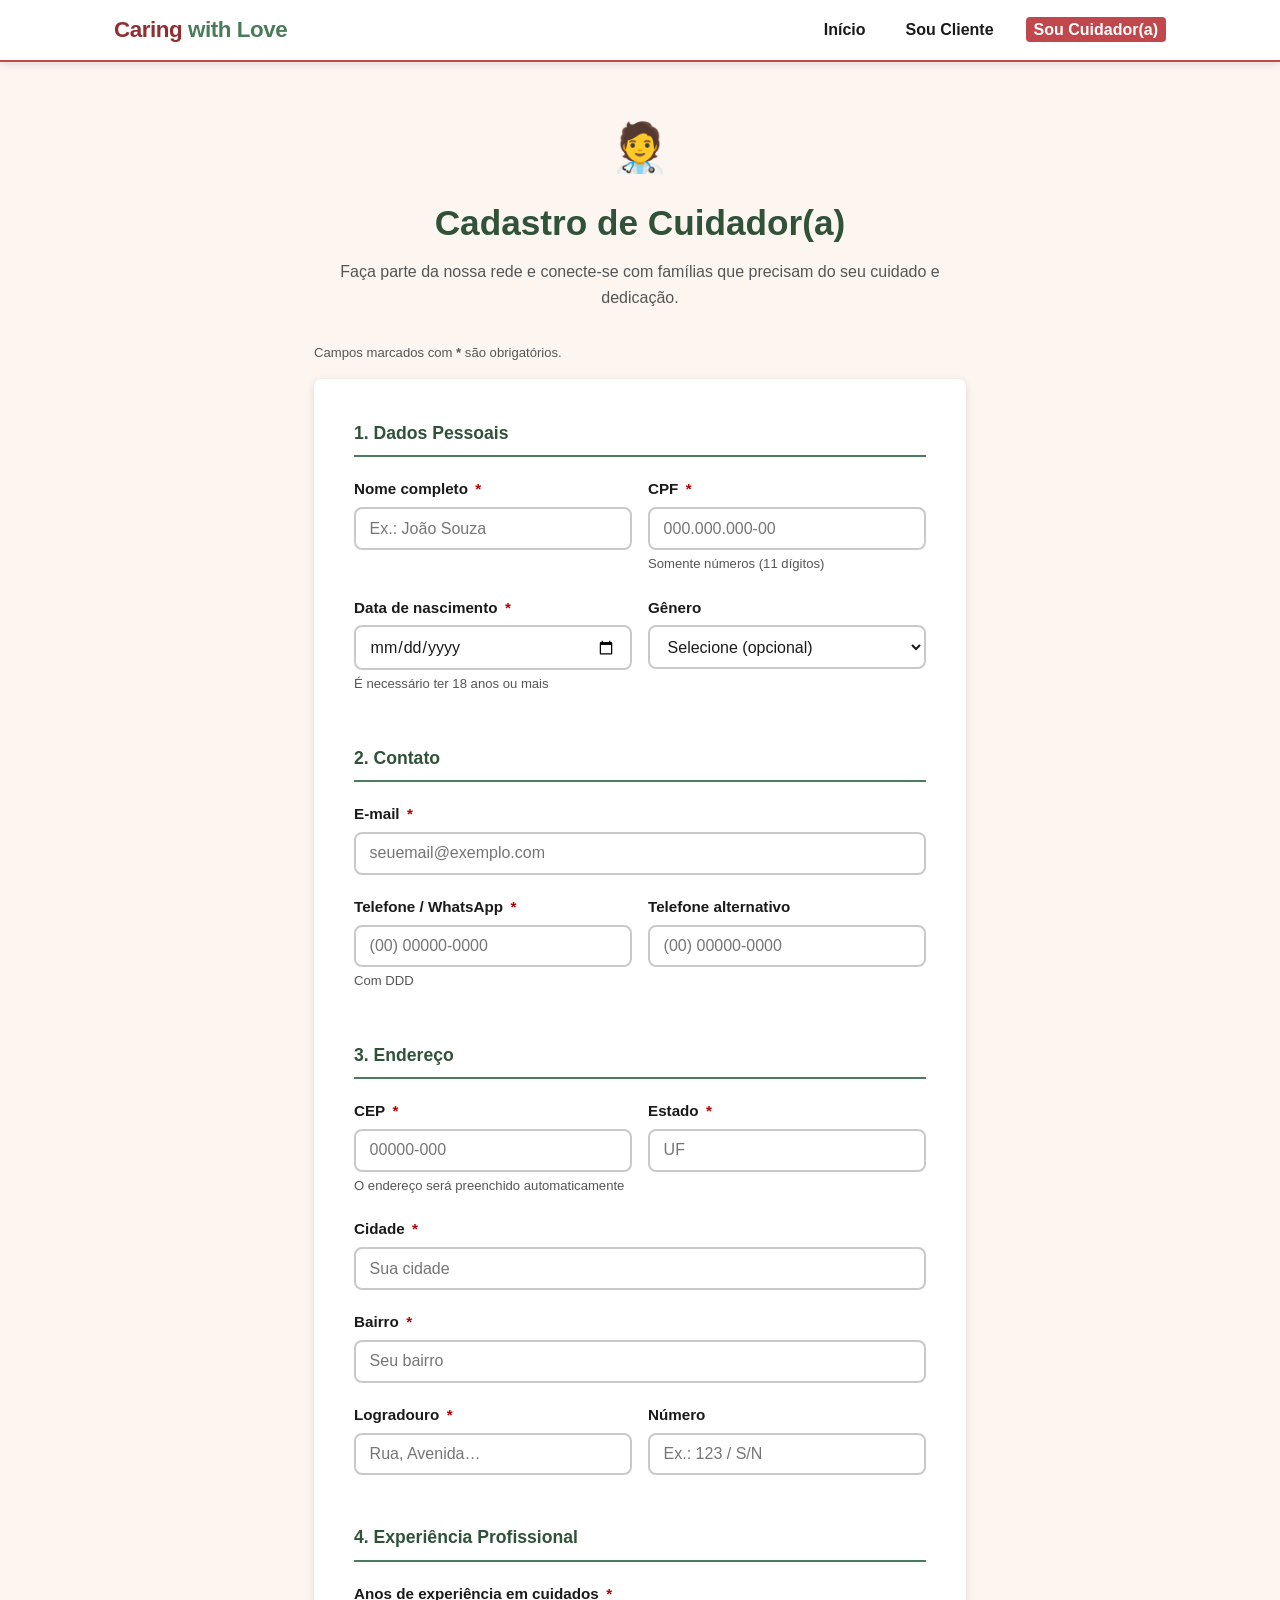
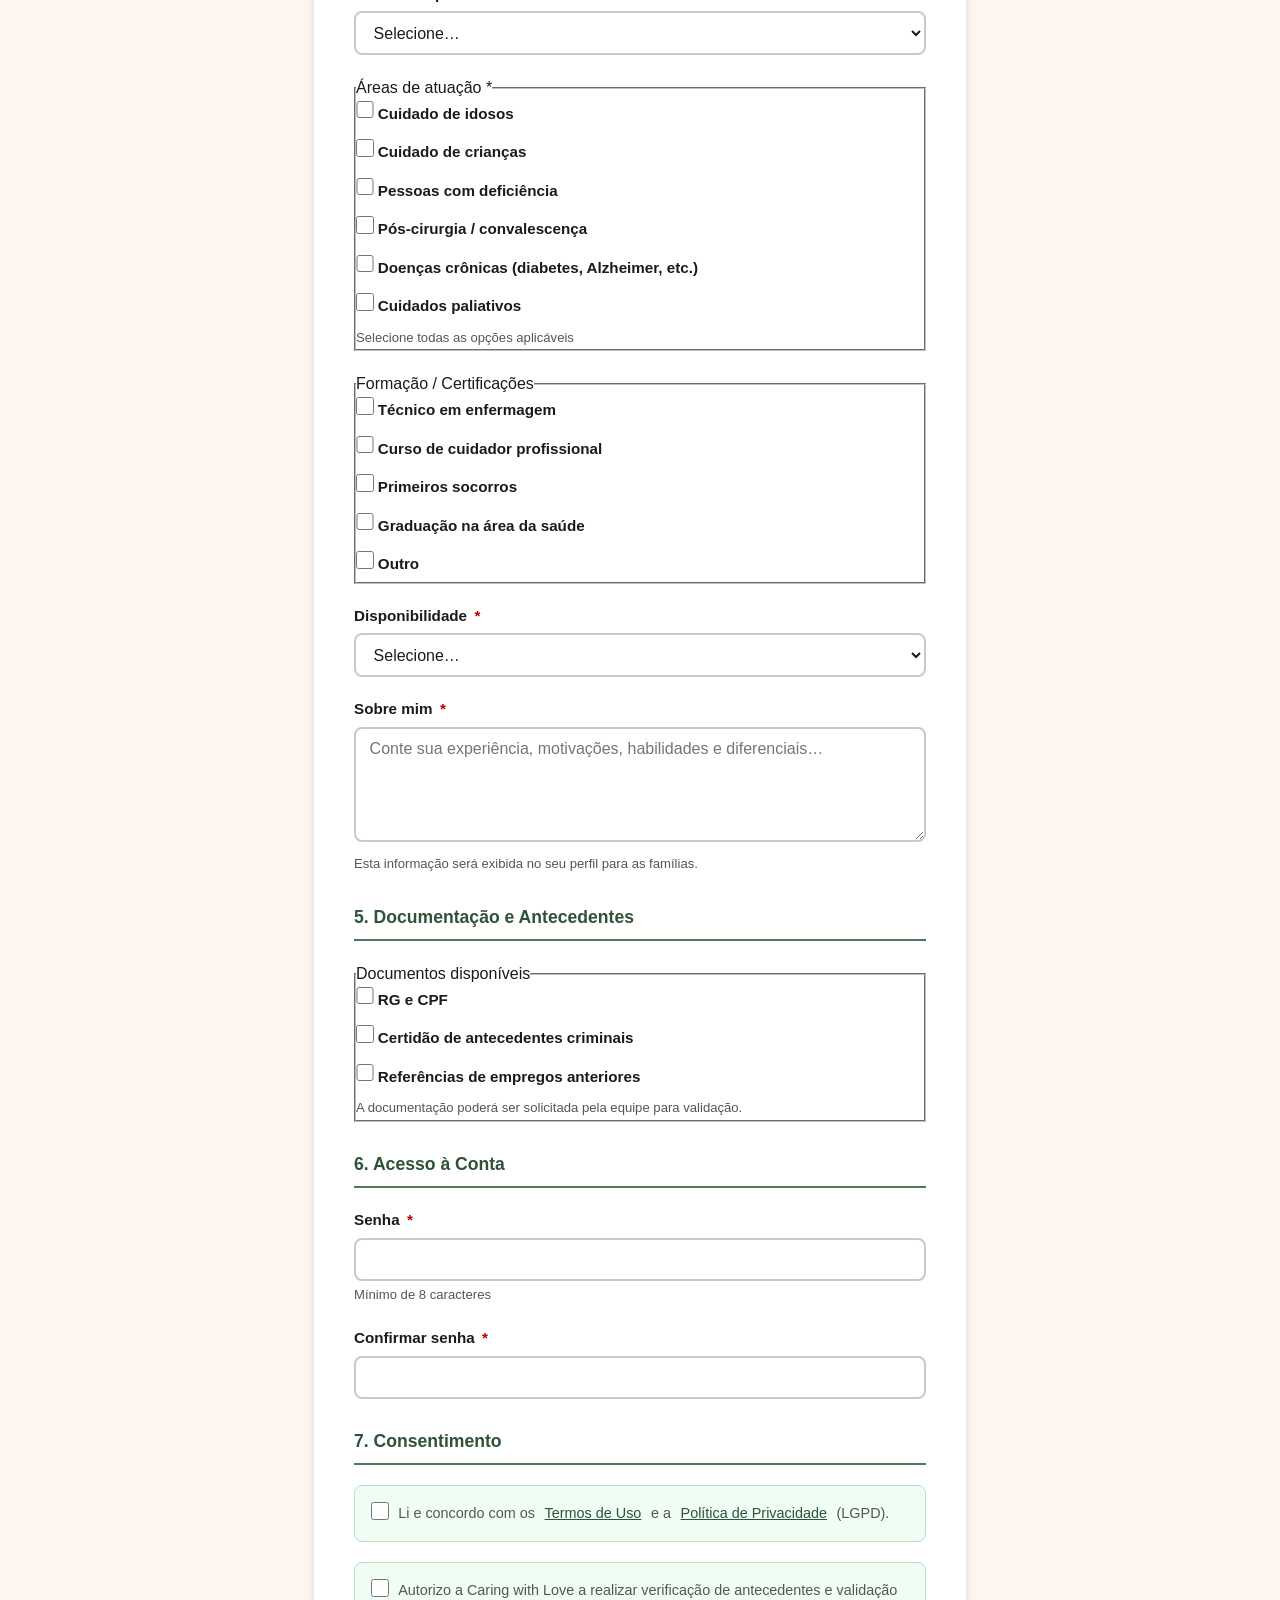
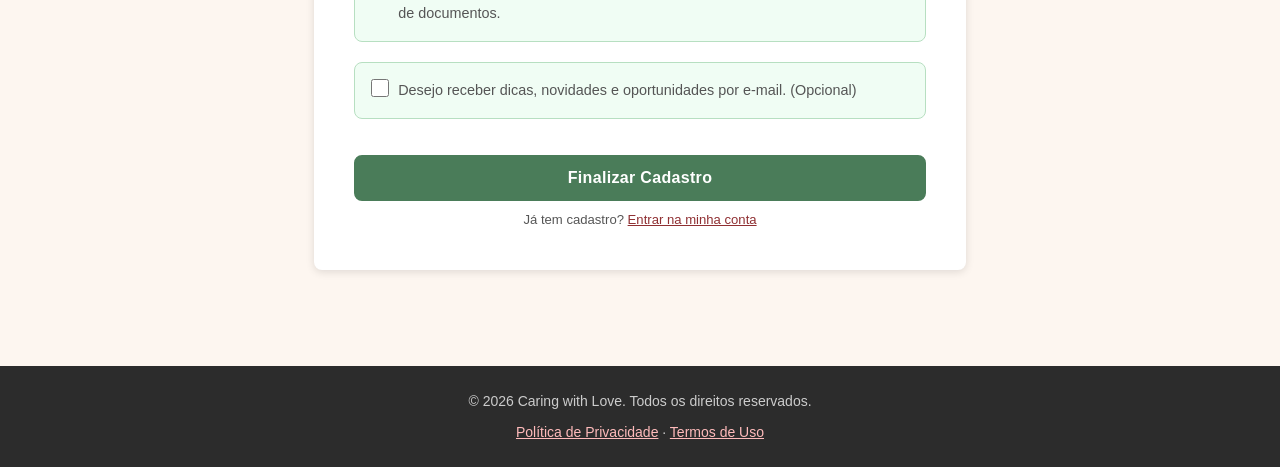
<file: cadastro-cuidador.html>
<!DOCTYPE html>
<html lang="pt-BR">
<head>
  <meta charset="UTF-8" />
  <meta name="viewport" content="width=device-width, initial-scale=1.0" />
  <meta name="description" content="Cadastro de cuidadores — Caring with Love. Junte-se à nossa rede e ajude famílias que precisam de cuidado." />
  <title>Cadastro de Cuidador(a) — Caring with Love</title>
  <link rel="stylesheet" href="css/style.css" />
</head>
<body data-page="cadastro-cuidador">

  <!-- Skip link -->
  <a class="skip-link" href="#main-content">Ir para o conteúdo principal</a>

  <!-- Live region -->
  <div id="live-region" aria-live="polite" aria-atomic="true"></div>

  <!-- ===== Header ===== -->
  <header class="site-header" role="banner">
    <nav class="nav-container" aria-label="Navegação principal">
      <a href="index.html" class="site-logo" aria-label="Caring with Love — página inicial">
        Caring <span>with Love</span>
      </a>
      <ul class="nav-links" role="list">
        <li><a href="index.html">Início</a></li>
        <li><a href="cadastro-cliente.html">Sou Cliente</a></li>
        <li><a href="cadastro-cuidador.html" aria-current="page">Sou Cuidador(a)</a></li>
      </ul>
    </nav>
  </header>

  <!-- ===== Main ===== -->
  <main id="main-content" tabindex="-1">
    <div class="page-container">

      <!-- Page header -->
      <header class="page-header green">
        <span class="page-icon" aria-hidden="true">🧑‍⚕️</span>
        <h1>Cadastro de Cuidador(a)</h1>
        <p>Faça parte da nossa rede e conecte-se com famílias que precisam do seu cuidado e dedicação.</p>
      </header>

      <!-- Required fields note -->
      <p class="form-hint mb-2" id="required-note">
        Campos marcados com <span aria-hidden="true"><strong>*</strong></span>
        <span class="sr-only">asterisco</span> são obrigatórios.
      </p>

      <!-- Form card -->
      <div class="form-card" role="region" aria-label="Formulário de cadastro de cuidador">
        <form
          id="form-cuidador"
          novalidate
          aria-describedby="required-note"
        >

          <!-- 1. Dados pessoais -->
          <h2 class="form-section-title green" id="section-pessoal">1. Dados Pessoais</h2>

          <div class="form-row">
            <div class="form-group">
              <label for="nome">
                Nome completo <span class="required-mark" aria-hidden="true">*</span>
              </label>
              <input
                type="text"
                id="nome"
                name="nome"
                autocomplete="name"
                required
                aria-required="true"
                aria-describedby="nome-error"
                data-validate="required"
                placeholder="Ex.: João Souza"
              />
              <span id="nome-error" class="field-error" role="alert" aria-live="assertive"></span>
            </div>

            <div class="form-group">
              <label for="cpf">
                CPF <span class="required-mark" aria-hidden="true">*</span>
              </label>
              <input
                type="text"
                id="cpf"
                name="cpf"
                autocomplete="off"
                inputmode="numeric"
                required
                aria-required="true"
                aria-describedby="cpf-error cpf-hint"
                data-validate="cpf"
                placeholder="000.000.000-00"
                maxlength="14"
              />
              <span id="cpf-hint" class="form-hint">Somente números (11 dígitos)</span>
              <span id="cpf-error" class="field-error" role="alert" aria-live="assertive"></span>
            </div>
          </div>

          <div class="form-row">
            <div class="form-group">
              <label for="data-nascimento">
                Data de nascimento <span class="required-mark" aria-hidden="true">*</span>
              </label>
              <input
                type="date"
                id="data-nascimento"
                name="data_nascimento"
                autocomplete="bday"
                required
                aria-required="true"
                aria-describedby="data-nascimento-error data-nascimento-hint"
                data-validate="minAge:18"
              />
              <span id="data-nascimento-hint" class="form-hint">É necessário ter 18 anos ou mais</span>
              <span id="data-nascimento-error" class="field-error" role="alert" aria-live="assertive"></span>
            </div>

            <div class="form-group">
              <label for="genero">Gênero</label>
              <select
                id="genero"
                name="genero"
                autocomplete="sex"
              >
                <option value="">Selecione (opcional)</option>
                <option value="feminino">Feminino</option>
                <option value="masculino">Masculino</option>
                <option value="nao-binario">Não-binário</option>
                <option value="prefiro-nao-dizer">Prefiro não dizer</option>
              </select>
            </div>
          </div>

          <!-- 2. Contato -->
          <h2 class="form-section-title green" id="section-contato">2. Contato</h2>

          <div class="form-group">
            <label for="email">
              E-mail <span class="required-mark" aria-hidden="true">*</span>
            </label>
            <input
              type="email"
              id="email"
              name="email"
              autocomplete="email"
              required
              aria-required="true"
              aria-describedby="email-error"
              data-validate="email"
              placeholder="seuemail@exemplo.com"
            />
            <span id="email-error" class="field-error" role="alert" aria-live="assertive"></span>
          </div>

          <div class="form-row">
            <div class="form-group">
              <label for="telefone">
                Telefone / WhatsApp <span class="required-mark" aria-hidden="true">*</span>
              </label>
              <input
                type="tel"
                id="telefone"
                name="telefone"
                autocomplete="tel"
                inputmode="numeric"
                required
                aria-required="true"
                aria-describedby="telefone-error telefone-hint"
                data-validate="phone"
                placeholder="(00) 00000-0000"
                maxlength="15"
              />
              <span id="telefone-hint" class="form-hint">Com DDD</span>
              <span id="telefone-error" class="field-error" role="alert" aria-live="assertive"></span>
            </div>

            <div class="form-group">
              <label for="telefone-alternativo">Telefone alternativo</label>
              <input
                type="tel"
                id="telefone-alternativo"
                name="telefone_alternativo"
                autocomplete="tel"
                inputmode="numeric"
                placeholder="(00) 00000-0000"
                maxlength="15"
              />
            </div>
          </div>

          <!-- 3. Endereço -->
          <h2 class="form-section-title green" id="section-endereco">3. Endereço</h2>

          <div class="form-row">
            <div class="form-group">
              <label for="cep">
                CEP <span class="required-mark" aria-hidden="true">*</span>
              </label>
              <input
                type="text"
                id="cep"
                name="cep"
                inputmode="numeric"
                autocomplete="postal-code"
                required
                aria-required="true"
                aria-describedby="cep-error cep-hint"
                data-validate="cep"
                placeholder="00000-000"
                maxlength="9"
              />
              <span id="cep-hint" class="form-hint">O endereço será preenchido automaticamente</span>
              <span id="cep-error" class="field-error" role="alert" aria-live="assertive"></span>
            </div>

            <div class="form-group">
              <label for="estado">
                Estado <span class="required-mark" aria-hidden="true">*</span>
              </label>
              <input
                type="text"
                id="estado"
                name="estado"
                autocomplete="address-level1"
                required
                aria-required="true"
                aria-describedby="estado-error"
                data-validate="required"
                placeholder="UF"
                maxlength="2"
              />
              <span id="estado-error" class="field-error" role="alert" aria-live="assertive"></span>
            </div>
          </div>

          <div class="form-group">
            <label for="cidade">
              Cidade <span class="required-mark" aria-hidden="true">*</span>
            </label>
            <input
              type="text"
              id="cidade"
              name="cidade"
              autocomplete="address-level2"
              required
              aria-required="true"
              aria-describedby="cidade-error"
              data-validate="required"
              placeholder="Sua cidade"
            />
            <span id="cidade-error" class="field-error" role="alert" aria-live="assertive"></span>
          </div>

          <div class="form-group">
            <label for="bairro">
              Bairro <span class="required-mark" aria-hidden="true">*</span>
            </label>
            <input
              type="text"
              id="bairro"
              name="bairro"
              autocomplete="address-level3"
              required
              aria-required="true"
              aria-describedby="bairro-error"
              data-validate="required"
              placeholder="Seu bairro"
            />
            <span id="bairro-error" class="field-error" role="alert" aria-live="assertive"></span>
          </div>

          <div class="form-row">
            <div class="form-group">
              <label for="endereco">
                Logradouro <span class="required-mark" aria-hidden="true">*</span>
              </label>
              <input
                type="text"
                id="endereco"
                name="endereco"
                autocomplete="street-address"
                required
                aria-required="true"
                aria-describedby="endereco-error"
                data-validate="required"
                placeholder="Rua, Avenida…"
              />
              <span id="endereco-error" class="field-error" role="alert" aria-live="assertive"></span>
            </div>

            <div class="form-group">
              <label for="numero">Número</label>
              <input
                type="text"
                id="numero"
                name="numero"
                inputmode="numeric"
                autocomplete="off"
                placeholder="Ex.: 123 / S/N"
              />
            </div>
          </div>

          <!-- 4. Experiência profissional -->
          <h2 class="form-section-title green" id="section-experiencia">4. Experiência Profissional</h2>

          <div class="form-group">
            <label for="anos-experiencia">
              Anos de experiência em cuidados <span class="required-mark" aria-hidden="true">*</span>
            </label>
            <select
              id="anos-experiencia"
              name="anos_experiencia"
              required
              aria-required="true"
              aria-describedby="anos-experiencia-error"
              data-validate="select"
            >
              <option value="">Selecione…</option>
              <option value="menos-de-1">Menos de 1 ano</option>
              <option value="1-2">1 a 2 anos</option>
              <option value="3-5">3 a 5 anos</option>
              <option value="6-10">6 a 10 anos</option>
              <option value="mais-de-10">Mais de 10 anos</option>
            </select>
            <span id="anos-experiencia-error" class="field-error" role="alert" aria-live="assertive"></span>
          </div>

          <fieldset class="form-group">
            <legend>
              Áreas de atuação <span class="required-mark" aria-hidden="true">*</span>
            </legend>
            <div class="checkbox-group" aria-describedby="areas-hint">
              <label class="checkbox-item">
                <input type="checkbox" name="areas" value="idosos" />
                Cuidado de idosos
              </label>
              <label class="checkbox-item">
                <input type="checkbox" name="areas" value="criancas" />
                Cuidado de crianças
              </label>
              <label class="checkbox-item">
                <input type="checkbox" name="areas" value="deficiencia" />
                Pessoas com deficiência
              </label>
              <label class="checkbox-item">
                <input type="checkbox" name="areas" value="pos-cirurgia" />
                Pós-cirurgia / convalescença
              </label>
              <label class="checkbox-item">
                <input type="checkbox" name="areas" value="doencas-cronicas" />
                Doenças crônicas (diabetes, Alzheimer, etc.)
              </label>
              <label class="checkbox-item">
                <input type="checkbox" name="areas" value="cuidados-paliativos" />
                Cuidados paliativos
              </label>
            </div>
            <span id="areas-hint" class="form-hint">Selecione todas as opções aplicáveis</span>
          </fieldset>

          <fieldset class="form-group">
            <legend>Formação / Certificações</legend>
            <div class="checkbox-group">
              <label class="checkbox-item">
                <input type="checkbox" name="formacao" value="tecnico-enfermagem" />
                Técnico em enfermagem
              </label>
              <label class="checkbox-item">
                <input type="checkbox" name="formacao" value="cuidador-profissional" />
                Curso de cuidador profissional
              </label>
              <label class="checkbox-item">
                <input type="checkbox" name="formacao" value="primeiros-socorros" />
                Primeiros socorros
              </label>
              <label class="checkbox-item">
                <input type="checkbox" name="formacao" value="graduacao-saude" />
                Graduação na área da saúde
              </label>
              <label class="checkbox-item">
                <input type="checkbox" name="formacao" value="outro" />
                Outro
              </label>
            </div>
          </fieldset>

          <div class="form-group">
            <label for="disponibilidade">
              Disponibilidade <span class="required-mark" aria-hidden="true">*</span>
            </label>
            <select
              id="disponibilidade"
              name="disponibilidade"
              required
              aria-required="true"
              aria-describedby="disponibilidade-error"
              data-validate="select"
            >
              <option value="">Selecione…</option>
              <option value="integral">Integral (24h)</option>
              <option value="diurno">Diurno (6h às 18h)</option>
              <option value="noturno">Noturno (18h às 6h)</option>
              <option value="fins-de-semana">Fins de semana</option>
              <option value="flexivel">Flexível — a combinar</option>
            </select>
            <span id="disponibilidade-error" class="field-error" role="alert" aria-live="assertive"></span>
          </div>

          <div class="form-group">
            <label for="sobre-mim">
              Sobre mim <span class="required-mark" aria-hidden="true">*</span>
            </label>
            <textarea
              id="sobre-mim"
              name="sobre_mim"
              required
              aria-required="true"
              aria-describedby="sobre-mim-error sobre-mim-hint"
              data-validate="required"
              rows="5"
              placeholder="Conte sua experiência, motivações, habilidades e diferenciais…"
            ></textarea>
            <span id="sobre-mim-hint" class="form-hint">
              Esta informação será exibida no seu perfil para as famílias.
            </span>
            <span id="sobre-mim-error" class="field-error" role="alert" aria-live="assertive"></span>
          </div>

          <!-- 5. Documentação -->
          <h2 class="form-section-title green" id="section-docs">5. Documentação e Antecedentes</h2>

          <fieldset class="form-group">
            <legend>Documentos disponíveis</legend>
            <div class="checkbox-group" aria-describedby="docs-hint">
              <label class="checkbox-item">
                <input type="checkbox" name="docs" value="rg-cpf" />
                RG e CPF
              </label>
              <label class="checkbox-item">
                <input type="checkbox" name="docs" value="antecedentes" />
                Certidão de antecedentes criminais
              </label>
              <label class="checkbox-item">
                <input type="checkbox" name="docs" value="referencias" />
                Referências de empregos anteriores
              </label>
            </div>
            <span id="docs-hint" class="form-hint">
              A documentação poderá ser solicitada pela equipe para validação.
            </span>
          </fieldset>

          <!-- 6. Acesso à conta -->
          <h2 class="form-section-title green" id="section-conta">6. Acesso à Conta</h2>

          <div class="form-group">
            <label for="senha">
              Senha <span class="required-mark" aria-hidden="true">*</span>
            </label>
            <input
              type="password"
              id="senha"
              name="senha"
              autocomplete="new-password"
              required
              aria-required="true"
              aria-describedby="senha-error senha-hint"
              data-validate="password"
            />
            <span id="senha-hint" class="form-hint">Mínimo de 8 caracteres</span>
            <span id="senha-error" class="field-error" role="alert" aria-live="assertive"></span>
          </div>

          <div class="form-group">
            <label for="confirmar-senha">
              Confirmar senha <span class="required-mark" aria-hidden="true">*</span>
            </label>
            <input
              type="password"
              id="confirmar-senha"
              name="confirmar_senha"
              autocomplete="new-password"
              required
              aria-required="true"
              aria-describedby="confirmar-senha-error"
              data-validate="passwordConfirm:senha"
            />
            <span id="confirmar-senha-error" class="field-error" role="alert" aria-live="assertive"></span>
          </div>

          <!-- 7. Consentimento -->
          <h2 class="form-section-title green" id="section-consentimento">7. Consentimento</h2>

          <div class="consent-group green">
            <label class="checkbox-item">
              <input
                type="checkbox"
                id="termos"
                name="termos"
                required
                aria-required="true"
                aria-describedby="termos-error"
                data-validate="checked"
              />
              Li e concordo com os
              <a href="termos-uso.html" target="_blank" rel="noopener noreferrer">
                Termos de Uso
              </a>
              e a
              <a href="politica-privacidade.html" target="_blank" rel="noopener noreferrer">
                Política de Privacidade
              </a>
              (LGPD).
            </label>
            <span id="termos-error" class="field-error" role="alert" aria-live="assertive"></span>
          </div>

          <div class="consent-group green">
            <label class="checkbox-item">
              <input
                type="checkbox"
                id="verificacao"
                name="verificacao"
                required
                aria-required="true"
                aria-describedby="verificacao-error"
                data-validate="checked"
              />
              Autorizo a Caring with Love a realizar verificação de antecedentes e validação de documentos.
            </label>
            <span id="verificacao-error" class="field-error" role="alert" aria-live="assertive"></span>
          </div>

          <div class="consent-group green">
            <label class="checkbox-item">
              <input type="checkbox" id="newsletter" name="newsletter" />
              Desejo receber dicas, novidades e oportunidades por e-mail. (Opcional)
            </label>
          </div>

          <!-- Submit -->
          <button
            type="submit"
            class="btn btn-secondary btn-full mt-2"
            data-label="Finalizar Cadastro"
          >
            Finalizar Cadastro
          </button>

          <p class="form-hint text-center mt-1">
            Já tem cadastro? <a href="login.html">Entrar na minha conta</a>
          </p>

        </form>
      </div><!-- /.form-card -->
    </div><!-- /.page-container -->
  </main>

  <!-- ===== Footer ===== -->
  <footer class="site-footer" role="contentinfo">
    <p>&copy; <span id="year"></span> Caring with Love. Todos os direitos reservados.</p>
    <p class="mt-1">
      <a href="politica-privacidade.html">Política de Privacidade</a> ·
      <a href="termos-uso.html">Termos de Uso</a>
    </p>
  </footer>

  <script>
    document.getElementById('year').textContent = new Date().getFullYear();
  </script>
  <script src="js/main.js"></script>
</body>
</html>
</file>
<file: styles.css>
/* ===== RESET & BASE ===== */
*,
*::before,
*::after {
    margin: 0;
    padding: 0;
    box-sizing: border-box;
}

html {
    scroll-behavior: smooth;
    font-size: 16px;
}

body {
    font-family: 'Open Sans', sans-serif;
    color: #e0e0e0;
    line-height: 1.7;
    overflow-x: hidden;
    background: #0a0a1a;
}

a {
    text-decoration: none;
    color: inherit;
}

ul {
    list-style: none;
}

img {
    max-width: 100%;
    display: block;
}

.container {
    max-width: 1200px;
    margin: 0 auto;
    padding: 0 24px;
}

/* Particles canvas */
#particles-canvas {
    position: fixed;
    top: 0;
    left: 0;
    width: 100%;
    height: 100%;
    z-index: 0;
    pointer-events: none;
}

/* ===== CORES & VARIÁVEIS ===== */
:root {
    --primary: #00d4ff;
    --primary-dark: #0099cc;
    --primary-light: rgba(0, 212, 255, 0.1);
    --accent: #a855f7;
    --accent-dark: #7c3aed;
    --accent-glow: rgba(168, 85, 247, 0.4);
    --neon-cyan: #00d4ff;
    --neon-purple: #a855f7;
    --neon-pink: #ec4899;
    --text: #f0f0f0;
    --text-light: #a0aec0;
    --bg-dark: #0a0a1a;
    --bg-card: rgba(15, 15, 35, 0.8);
    --bg-glass: rgba(255, 255, 255, 0.05);
    --border-glass: rgba(255, 255, 255, 0.1);
    --white: #ffffff;
    --shadow-neon: 0 0 20px rgba(0, 212, 255, 0.15);
    --shadow-purple: 0 0 20px rgba(168, 85, 247, 0.15);
    --shadow-lg: 0 10px 40px rgba(0, 0, 0, 0.4);
    --radius: 16px;
    --radius-lg: 24px;
    --transition: 0.3s ease;
}

/* ===== NAVEGAÇÃO ===== */
#navbar {
    position: fixed;
    top: 0;
    left: 0;
    width: 100%;
    z-index: 1000;
    background: transparent;
    transition: background var(--transition), box-shadow var(--transition);
}

#navbar.scrolled {
    background: rgba(10, 10, 26, 0.92);
    box-shadow: 0 1px 0 var(--border-glass);
    backdrop-filter: blur(20px);
    -webkit-backdrop-filter: blur(20px);
}

.nav-container {
    max-width: 1200px;
    margin: 0 auto;
    padding: 0 24px;
    display: flex;
    align-items: center;
    justify-content: space-between;
    height: 72px;
}

.logo {
    font-family: 'Orbitron', sans-serif;
    font-size: 1.3rem;
    font-weight: 700;
    color: var(--white);
    transition: color var(--transition);
    text-transform: uppercase;
    letter-spacing: 2px;
}

.logo span {
    color: var(--neon-cyan);
    text-shadow: 0 0 10px rgba(0, 212, 255, 0.5);
}

#navbar.scrolled .logo {
    color: var(--white);
}

.nav-links {
    display: flex;
    align-items: center;
    gap: 32px;
}

.nav-links a {
    font-size: 0.85rem;
    font-weight: 600;
    color: rgba(255, 255, 255, 0.8);
    transition: color var(--transition), text-shadow var(--transition);
    position: relative;
    text-transform: uppercase;
    letter-spacing: 1px;
}

.nav-links a::after {
    content: '';
    position: absolute;
    bottom: -4px;
    left: 0;
    width: 0;
    height: 2px;
    background: linear-gradient(90deg, var(--neon-cyan), var(--neon-purple));
    transition: width var(--transition);
    box-shadow: 0 0 8px var(--neon-cyan);
}

.nav-links a:hover {
    color: var(--neon-cyan);
    text-shadow: 0 0 8px rgba(0, 212, 255, 0.4);
}

.nav-links a:hover::after {
    width: 100%;
}

#navbar.scrolled .nav-links a {
    color: rgba(255, 255, 255, 0.8);
}

#navbar.scrolled .nav-links a:hover {
    color: var(--neon-cyan);
}

.btn-nav {
    background: linear-gradient(135deg, var(--neon-cyan), var(--neon-purple)) !important;
    color: var(--white) !important;
    padding: 10px 24px;
    border-radius: 50px;
    transition: transform var(--transition), box-shadow var(--transition) !important;
    border: none !important;
}

.btn-nav:hover {
    transform: translateY(-2px) !important;
    box-shadow: 0 4px 20px rgba(0, 212, 255, 0.4), 0 4px 20px rgba(168, 85, 247, 0.3) !important;
}

.btn-nav::after {
    display: none !important;
}

.nav-toggle {
    display: none;
    flex-direction: column;
    gap: 5px;
    background: none;
    border: none;
    cursor: pointer;
    padding: 5px;
}

.nav-toggle span {
    width: 24px;
    height: 2px;
    background: var(--white);
    transition: var(--transition);
}

#navbar.scrolled .nav-toggle span {
    background: var(--white);
}

/* ===== HERO ===== */
#hero {
    position: relative;
    min-height: 100vh;
    display: flex;
    align-items: center;
    justify-content: center;
    text-align: center;
    background: var(--bg-dark);
    overflow: hidden;
}

.hero-image {
    position: absolute;
    inset: 0;
    z-index: 0;
}

.hero-image img {
    width: 100%;
    height: 100%;
    object-fit: cover;
    object-position: center top;
    opacity: 0.3;
    filter: brightness(0.5) saturate(0.6);
}

.hero-overlay {
    position: absolute;
    inset: 0;
    z-index: 1;
    background: linear-gradient(
        135deg,
        rgba(10, 10, 26, 0.85) 0%,
        rgba(15, 15, 40, 0.7) 40%,
        rgba(30, 10, 60, 0.5) 100%
    );
    pointer-events: none;
}

#hero::before {
    content: '';
    position: absolute;
    top: -50%;
    right: -30%;
    width: 80%;
    height: 200%;
    background: radial-gradient(ellipse, rgba(168, 85, 247, 0.08) 0%, transparent 60%);
    pointer-events: none;
    z-index: 2;
}

#hero::after {
    content: '';
    position: absolute;
    bottom: 0;
    left: 0;
    width: 100%;
    height: 200px;
    background: linear-gradient(to top, var(--bg-dark) 0%, transparent 100%);
    pointer-events: none;
    z-index: 2;
}

.hero-content {
    position: relative;
    z-index: 3;
    max-width: 800px;
    padding: 0 24px;
    animation: fadeUp 1s ease;
}

.hero-content h1 {
    font-family: 'Orbitron', sans-serif;
    font-size: clamp(2.2rem, 6vw, 4rem);
    font-weight: 900;
    color: var(--white);
    margin-bottom: 16px;
    letter-spacing: 3px;
    text-transform: uppercase;
    background: linear-gradient(135deg, var(--white) 0%, var(--neon-cyan) 50%, var(--neon-purple) 100%);
    -webkit-background-clip: text;
    -webkit-text-fill-color: transparent;
    background-clip: text;
}

.hero-subtitle {
    font-size: clamp(1.1rem, 2.5vw, 1.4rem);
    color: rgba(255, 255, 255, 0.85);
    font-weight: 300;
    margin-bottom: 12px;
}

.hero-text {
    font-size: 1rem;
    color: rgba(255, 255, 255, 0.6);
    max-width: 600px;
    margin: 0 auto 32px;
}

.hero-buttons {
    display: flex;
    gap: 16px;
    justify-content: center;
    flex-wrap: wrap;
}

.hero-scroll {
    position: absolute;
    bottom: 32px;
    left: 50%;
    transform: translateX(-50%);
    z-index: 3;
}

.scroll-arrow {
    display: block;
    font-size: 1.5rem;
    color: var(--neon-cyan);
    animation: bounce 2s infinite;
    text-shadow: 0 0 10px rgba(0, 212, 255, 0.5);
}

/* ===== BOTÕES ===== */
.btn {
    display: inline-block;
    padding: 14px 32px;
    border-radius: 50px;
    font-weight: 600;
    font-size: 0.95rem;
    transition: all var(--transition);
    cursor: pointer;
    border: none;
    position: relative;
    overflow: hidden;
}

.btn-primary {
    background: linear-gradient(135deg, var(--neon-cyan), var(--neon-purple));
    color: var(--white);
}

.btn-primary:hover {
    transform: translateY(-2px);
    box-shadow: 0 6px 25px rgba(0, 212, 255, 0.4), 0 6px 25px rgba(168, 85, 247, 0.3);
}

.btn-secondary {
    background: transparent;
    color: var(--neon-cyan);
    border: 2px solid var(--neon-cyan);
}

.btn-secondary:hover {
    background: rgba(0, 212, 255, 0.1);
    transform: translateY(-2px);
    box-shadow: 0 0 20px rgba(0, 212, 255, 0.2);
}

.btn-full {
    width: 100%;
}

/* ===== SEÇÕES GERAIS ===== */
section {
    padding: 100px 0;
    position: relative;
    z-index: 1;
}

#experiencia {
    background: var(--bg-dark);
}

#servicos {
    background: rgba(8, 8, 24, 0.95);
}

#escolha {
    background: var(--bg-dark);
}

#faq {
    background: rgba(8, 8, 24, 0.95);
}

#contato {
    background: var(--bg-dark);
}

.section-header {
    text-align: center;
    margin-bottom: 60px;
}

.section-tag {
    display: inline-block;
    background: linear-gradient(135deg, rgba(0, 212, 255, 0.15), rgba(168, 85, 247, 0.15));
    color: var(--neon-cyan);
    font-size: 0.75rem;
    font-weight: 700;
    text-transform: uppercase;
    letter-spacing: 3px;
    padding: 8px 20px;
    border-radius: 50px;
    margin-bottom: 16px;
    border: 1px solid rgba(0, 212, 255, 0.2);
    font-family: 'Orbitron', sans-serif;
}

.section-header h2 {
    font-family: 'Orbitron', sans-serif;
    font-size: clamp(1.6rem, 4vw, 2.4rem);
    color: var(--white);
    margin-bottom: 16px;
    letter-spacing: 1px;
    text-transform: uppercase;
}

.section-desc {
    font-size: 1.05rem;
    color: var(--text-light);
    max-width: 600px;
    margin: 0 auto;
}

/* ===== EXPERIÊNCIA ===== */
.experience-grid {
    display: grid;
    grid-template-columns: repeat(auto-fit, minmax(250px, 1fr));
    gap: 24px;
    margin-bottom: 60px;
}

.exp-card {
    background: var(--bg-glass);
    backdrop-filter: blur(10px);
    -webkit-backdrop-filter: blur(10px);
    padding: 36px 28px;
    border-radius: var(--radius);
    text-align: center;
    transition: transform var(--transition), box-shadow var(--transition), border-color var(--transition);
    border: 1px solid var(--border-glass);
    position: relative;
    overflow: hidden;
}

.exp-card::before {
    content: '';
    position: absolute;
    top: 0;
    left: 0;
    right: 0;
    height: 2px;
    background: linear-gradient(90deg, transparent, var(--neon-cyan), var(--neon-purple), transparent);
    opacity: 0;
    transition: opacity var(--transition);
}

.exp-card:hover {
    transform: translateY(-6px);
    box-shadow: var(--shadow-neon);
    border-color: rgba(0, 212, 255, 0.3);
}

.exp-card:hover::before {
    opacity: 1;
}

.exp-card-image {
    padding: 0;
    overflow: hidden;
}

.exp-card-image .exp-card-img {
    width: 100%;
    height: 100%;
    min-height: 280px;
    border-radius: var(--radius);
    overflow: hidden;
}

.exp-card-image .exp-card-img img {
    width: 100%;
    height: 100%;
    object-fit: cover;
    object-position: center center;
    filter: saturate(0.8) brightness(0.9);
    transition: filter var(--transition);
}

.exp-card-image:hover .exp-card-img img {
    filter: saturate(1) brightness(1);
}

.exp-icon {
    font-size: 2.5rem;
    margin-bottom: 16px;
}

.exp-card h3 {
    font-family: 'Orbitron', sans-serif;
    font-size: 1rem;
    color: var(--white);
    margin-bottom: 10px;
    letter-spacing: 0.5px;
    text-transform: uppercase;
}

.exp-card p {
    font-size: 0.9rem;
    color: var(--text-light);
}

.experience-stats {
    display: grid;
    grid-template-columns: repeat(auto-fit, minmax(140px, 1fr));
    gap: 24px;
    background: var(--bg-glass);
    backdrop-filter: blur(10px);
    -webkit-backdrop-filter: blur(10px);
    border: 1px solid var(--border-glass);
    padding: 40px;
    border-radius: var(--radius-lg);
    text-align: center;
    position: relative;
    overflow: hidden;
}

.experience-stats::before {
    content: '';
    position: absolute;
    top: 0;
    left: 0;
    right: 0;
    height: 2px;
    background: linear-gradient(90deg, var(--neon-cyan), var(--neon-purple), var(--neon-pink));
}

.stat-number {
    font-family: 'Orbitron', sans-serif;
    font-size: 2.5rem;
    font-weight: 700;
    color: var(--neon-cyan);
    text-shadow: 0 0 15px rgba(0, 212, 255, 0.3);
}

.stat {
    color: var(--neon-cyan);
    font-size: 1.4rem;
    font-weight: 700;
    font-family: 'Orbitron', sans-serif;
}

.stat-label {
    display: block;
    font-size: 0.8rem;
    font-weight: 400;
    color: var(--text-light);
    margin-top: 4px;
    font-family: 'Open Sans', sans-serif;
    text-transform: uppercase;
    letter-spacing: 1px;
}

/* ===== SERVIÇOS ===== */
.services-grid {
    display: grid;
    grid-template-columns: repeat(auto-fit, minmax(300px, 1fr));
    gap: 24px;
}

.service-card {
    position: relative;
    background: var(--bg-glass);
    backdrop-filter: blur(10px);
    -webkit-backdrop-filter: blur(10px);
    padding: 40px 32px;
    border-radius: var(--radius-lg);
    transition: transform var(--transition), box-shadow var(--transition), border-color var(--transition);
    border: 1px solid var(--border-glass);
    overflow: hidden;
}

.service-card::before {
    content: '';
    position: absolute;
    top: 0;
    left: 0;
    right: 0;
    height: 2px;
    background: linear-gradient(90deg, transparent, var(--neon-cyan), transparent);
    opacity: 0;
    transition: opacity var(--transition);
}

.service-card:hover {
    transform: translateY(-6px);
    box-shadow: var(--shadow-neon);
    border-color: rgba(0, 212, 255, 0.3);
}

.service-card:hover::before {
    opacity: 1;
}

.service-card.featured {
    background: linear-gradient(135deg, rgba(0, 212, 255, 0.1), rgba(168, 85, 247, 0.1));
    border: 1px solid rgba(168, 85, 247, 0.3);
}

.service-card.featured::before {
    background: linear-gradient(90deg, var(--neon-cyan), var(--neon-purple));
    opacity: 1;
}

.service-card.featured h3 {
    color: var(--neon-cyan);
}

.service-card.featured p {
    color: var(--text-light);
}

.service-card.featured .service-list li {
    color: var(--text-light);
}

.service-card.featured .service-list li::before {
    color: var(--neon-purple);
}

.service-card.featured .service-number {
    color: rgba(168, 85, 247, 0.2);
}

.service-badge {
    position: absolute;
    top: -1px;
    right: 24px;
    background: linear-gradient(135deg, var(--neon-cyan), var(--neon-purple));
    color: var(--white);
    font-size: 0.7rem;
    font-weight: 700;
    padding: 8px 16px;
    border-radius: 0 0 12px 12px;
    text-transform: uppercase;
    letter-spacing: 1px;
    font-family: 'Orbitron', sans-serif;
}

.service-number {
    font-family: 'Orbitron', sans-serif;
    font-size: 3rem;
    font-weight: 700;
    color: rgba(0, 212, 255, 0.1);
    margin-bottom: 12px;
    line-height: 1;
}

.service-card h3 {
    font-family: 'Orbitron', sans-serif;
    font-size: 1.1rem;
    color: var(--white);
    margin-bottom: 10px;
    text-transform: uppercase;
    letter-spacing: 0.5px;
}

.service-card p {
    font-size: 0.9rem;
    color: var(--text-light);
    margin-bottom: 20px;
}

.service-list li {
    font-size: 0.88rem;
    color: var(--text-light);
    padding: 6px 0;
    padding-left: 24px;
    position: relative;
}

.service-list li::before {
    content: '▸';
    position: absolute;
    left: 0;
    color: var(--neon-cyan);
    font-weight: 700;
}

/* ===== POR QUE NÓS ===== */
.reasons-grid {
    display: grid;
    grid-template-columns: repeat(auto-fit, minmax(320px, 1fr));
    gap: 24px;
    margin-bottom: 80px;
}

.reason-card {
    display: flex;
    gap: 16px;
    padding: 24px;
    border-radius: var(--radius);
    transition: background var(--transition), border-color var(--transition), box-shadow var(--transition);
    border: 1px solid transparent;
}

.reason-card:hover {
    background: var(--bg-glass);
    border-color: var(--border-glass);
    box-shadow: var(--shadow-neon);
}

.reason-icon {
    font-size: 2rem;
    flex-shrink: 0;
}

.reason-card h3 {
    font-family: 'Orbitron', sans-serif;
    font-size: 0.95rem;
    color: var(--white);
    margin-bottom: 6px;
    text-transform: uppercase;
    letter-spacing: 0.5px;
}

.reason-card p {
    font-size: 0.9rem;
    color: var(--text-light);
}

/* ===== TESTEMUNHOS ===== */
.testimonials-title {
    font-family: 'Orbitron', sans-serif;
    font-size: 1.3rem;
    text-align: center;
    color: var(--white);
    margin-bottom: 36px;
    text-transform: uppercase;
    letter-spacing: 1px;
}

.testimonials-grid {
    display: grid;
    grid-template-columns: repeat(auto-fit, minmax(300px, 1fr));
    gap: 24px;
}

.testimonial-card {
    background: var(--bg-glass);
    backdrop-filter: blur(10px);
    -webkit-backdrop-filter: blur(10px);
    padding: 32px;
    border-radius: var(--radius);
    border: 1px solid var(--border-glass);
    border-left: 3px solid var(--neon-cyan);
    transition: border-color var(--transition), box-shadow var(--transition);
}

.testimonial-card:hover {
    border-left-color: var(--neon-purple);
    box-shadow: var(--shadow-purple);
}

.testimonial-stars {
    color: var(--neon-purple);
    font-size: 1.1rem;
    margin-bottom: 12px;
    text-shadow: 0 0 8px rgba(168, 85, 247, 0.3);
}

.testimonial-card p {
    font-size: 0.95rem;
    color: var(--text-light);
    font-style: italic;
    margin-bottom: 12px;
    line-height: 1.8;
}

.testimonial-author {
    font-size: 0.85rem;
    color: var(--neon-cyan);
    font-weight: 600;
}

/* ===== FAQ ===== */
.faq-list {
    max-width: 800px;
    margin: 0 auto;
}

.faq-item {
    margin-bottom: 12px;
    border-radius: var(--radius);
    overflow: hidden;
    background: var(--bg-glass);
    backdrop-filter: blur(10px);
    -webkit-backdrop-filter: blur(10px);
    border: 1px solid var(--border-glass);
    transition: border-color var(--transition);
}

.faq-item:hover {
    border-color: rgba(0, 212, 255, 0.2);
}

.faq-item.active {
    border-color: rgba(0, 212, 255, 0.3);
}

.faq-question {
    width: 100%;
    display: flex;
    justify-content: space-between;
    align-items: center;
    padding: 20px 24px;
    background: none;
    border: none;
    cursor: pointer;
    font-family: 'Open Sans', sans-serif;
    font-size: 1rem;
    font-weight: 600;
    color: var(--white);
    text-align: left;
    transition: color var(--transition);
}

.faq-question:hover {
    color: var(--neon-cyan);
}

.faq-toggle {
    font-size: 1.5rem;
    font-weight: 300;
    color: var(--neon-cyan);
    transition: transform var(--transition);
    flex-shrink: 0;
    margin-left: 16px;
    text-shadow: 0 0 8px rgba(0, 212, 255, 0.3);
}

.faq-item.active .faq-toggle {
    transform: rotate(45deg);
    color: var(--neon-purple);
}

.faq-answer {
    max-height: 0;
    overflow: hidden;
    transition: max-height 0.4s ease, padding 0.4s ease;
}

.faq-answer p {
    padding: 0 24px 20px;
    font-size: 0.9rem;
    color: var(--text-light);
    line-height: 1.8;
}

.faq-item.active .faq-answer {
    max-height: 300px;
}

/* ===== SOCIAL BUTTONS (CONTATO) ===== */
.contact-social {
    margin-top: 8px;
    padding-top: 20px;
    border-top: 1px solid var(--border-glass);
}

.contact-social h4 {
    font-size: 0.95rem;
    color: var(--white);
    margin-bottom: 14px;
}

.social-buttons {
    display: flex;
    flex-wrap: wrap;
    gap: 10px;
}

.social-btn {
    display: inline-flex;
    align-items: center;
    gap: 8px;
    padding: 10px 18px;
    border-radius: 50px;
    font-size: 0.82rem;
    font-weight: 600;
    color: var(--white);
    transition: transform var(--transition), box-shadow var(--transition), filter var(--transition);
    border: 1px solid rgba(255, 255, 255, 0.1);
}

.social-btn:hover {
    transform: translateY(-3px);
    box-shadow: 0 4px 15px rgba(0, 0, 0, 0.3);
    filter: brightness(1.1);
}

.social-btn svg {
    flex-shrink: 0;
}

.social-btn.facebook {
    background: rgba(24, 119, 242, 0.8);
}

.social-btn.instagram {
    background: linear-gradient(45deg, rgba(240, 148, 51, 0.8), rgba(220, 39, 67, 0.8), rgba(188, 24, 136, 0.8));
}

.social-btn.x-twitter {
    background: rgba(255, 255, 255, 0.1);
}

.social-btn.whatsapp {
    background: rgba(37, 211, 102, 0.8);
}

.social-btn.gmail {
    background: rgba(234, 67, 53, 0.8);
}

/* ===== CONTATO ===== */
.contact-grid {
    display: grid;
    grid-template-columns: 1fr 1.5fr;
    gap: 48px;
    align-items: start;
}

.contact-item {
    display: flex;
    gap: 16px;
    align-items: start;
    margin-bottom: 28px;
}

.contact-icon {
    font-size: 1.5rem;
    flex-shrink: 0;
    width: 48px;
    height: 48px;
    display: flex;
    align-items: center;
    justify-content: center;
    background: var(--bg-glass);
    border: 1px solid var(--border-glass);
    border-radius: 12px;
}

.contact-item h4 {
    font-size: 0.9rem;
    color: var(--white);
    margin-bottom: 2px;
}

.contact-item p {
    font-size: 0.88rem;
    color: var(--text-light);
}

.contact-form {
    background: var(--bg-glass);
    backdrop-filter: blur(10px);
    -webkit-backdrop-filter: blur(10px);
    padding: 36px;
    border-radius: var(--radius-lg);
    border: 1px solid var(--border-glass);
}

.form-row {
    display: grid;
    grid-template-columns: 1fr 1fr;
    gap: 16px;
}

.form-group {
    margin-bottom: 16px;
}

.form-group label {
    display: block;
    font-size: 0.85rem;
    font-weight: 600;
    color: var(--text-light);
    margin-bottom: 6px;
    text-transform: uppercase;
    letter-spacing: 0.5px;
}

.form-group input,
.form-group select,
.form-group textarea {
    width: 100%;
    padding: 12px 16px;
    border: 1px solid var(--border-glass);
    border-radius: 8px;
    font-family: 'Open Sans', sans-serif;
    font-size: 0.9rem;
    color: var(--white);
    transition: border-color var(--transition), box-shadow var(--transition);
    background: rgba(255, 255, 255, 0.05);
}

.form-group input::placeholder,
.form-group textarea::placeholder {
    color: rgba(255, 255, 255, 0.3);
}

.form-group select option {
    background: #1a1a2e;
    color: var(--white);
}

.form-group input:focus,
.form-group select:focus,
.form-group textarea:focus {
    outline: none;
    border-color: var(--neon-cyan);
    box-shadow: 0 0 0 3px rgba(0, 212, 255, 0.1), 0 0 15px rgba(0, 212, 255, 0.1);
}

.form-group textarea {
    resize: vertical;
}

/* ===== FOOTER ===== */
footer {
    background: rgba(5, 5, 15, 0.95);
    color: rgba(255, 255, 255, 0.6);
    padding: 60px 0 0;
    position: relative;
    z-index: 1;
    border-top: 1px solid var(--border-glass);
}

.footer-grid {
    display: grid;
    grid-template-columns: 2fr 1fr 1fr 1fr;
    gap: 40px;
    padding-bottom: 40px;
    border-bottom: 1px solid var(--border-glass);
}

.footer-brand h3 {
    font-family: 'Orbitron', sans-serif;
    color: var(--white);
    font-size: 1.1rem;
    margin-bottom: 12px;
    letter-spacing: 1px;
}

.footer-brand p {
    font-size: 0.88rem;
    line-height: 1.8;
}

.footer-links h4 {
    color: var(--neon-cyan);
    font-size: 0.9rem;
    margin-bottom: 16px;
    text-transform: uppercase;
    letter-spacing: 1px;
    font-family: 'Orbitron', sans-serif;
    font-weight: 600;
}

.footer-links li {
    margin-bottom: 8px;
}

.footer-links a {
    font-size: 0.88rem;
    transition: color var(--transition);
}

.footer-links a:hover {
    color: var(--neon-cyan);
    text-shadow: 0 0 8px rgba(0, 212, 255, 0.3);
}

.footer-social h4 {
    color: var(--neon-cyan);
    font-size: 0.9rem;
    margin-bottom: 16px;
    text-transform: uppercase;
    letter-spacing: 1px;
    font-family: 'Orbitron', sans-serif;
    font-weight: 600;
}

.social-links {
    display: flex;
    gap: 12px;
}

.social-links a {
    width: 40px;
    height: 40px;
    background: var(--bg-glass);
    border: 1px solid var(--border-glass);
    border-radius: 50%;
    display: flex;
    align-items: center;
    justify-content: center;
    font-size: 0.8rem;
    font-weight: 700;
    transition: background var(--transition), border-color var(--transition), box-shadow var(--transition);
}

.social-links a:hover {
    background: rgba(0, 212, 255, 0.15);
    border-color: var(--neon-cyan);
    color: var(--neon-cyan);
    box-shadow: 0 0 15px rgba(0, 212, 255, 0.2);
}

.footer-bottom {
    text-align: center;
    padding: 24px 0;
    font-size: 0.82rem;
}

/* ===== ANIMAÇÕES ===== */
@keyframes fadeUp {
    from {
        opacity: 0;
        transform: translateY(30px);
    }
    to {
        opacity: 1;
        transform: translateY(0);
    }
}

@keyframes bounce {
    0%, 20%, 50%, 80%, 100% {
        transform: translateY(0);
    }
    40% {
        transform: translateY(-10px);
    }
    60% {
        transform: translateY(-5px);
    }
}

/* Scroll Reveal */
.fade-in {
    opacity: 0;
    transform: translateY(30px);
    transition: opacity 0.6s ease, transform 0.6s ease;
}

.fade-in.visible {
    opacity: 1;
    transform: translateY(0);
}

/* ===== RESPONSIVO ===== */
@media (max-width: 968px) {
    .footer-grid {
        grid-template-columns: 1fr 1fr;
    }

    .contact-grid {
        grid-template-columns: 1fr;
    }

    .reasons-grid {
        grid-template-columns: 1fr;
    }
}

@media (max-width: 768px) {
    .nav-toggle {
        display: flex;
    }

    .nav-links {
        position: fixed;
        top: 0;
        right: -100%;
        width: 280px;
        height: 100vh;
        background: rgba(10, 10, 26, 0.98);
        backdrop-filter: blur(20px);
        -webkit-backdrop-filter: blur(20px);
        flex-direction: column;
        padding: 80px 32px 32px;
        gap: 20px;
        transition: right var(--transition);
        box-shadow: -10px 0 30px rgba(0, 0, 0, 0.5);
        border-left: 1px solid var(--border-glass);
    }

    .nav-links.active {
        right: 0;
    }

    .nav-links a {
        color: var(--text-light) !important;
        font-size: 1rem;
    }

    .nav-links a:hover {
        color: var(--neon-cyan) !important;
    }

    section {
        padding: 70px 0;
    }

    .services-grid {
        grid-template-columns: 1fr;
    }

    .experience-grid {
        grid-template-columns: 1fr 1fr;
    }

    .testimonials-grid {
        grid-template-columns: 1fr;
    }

    .form-row {
        grid-template-columns: 1fr;
    }

    .footer-grid {
        grid-template-columns: 1fr;
        gap: 28px;
    }
}

@media (max-width: 480px) {
    .experience-grid {
        grid-template-columns: 1fr;
    }

    .experience-stats {
        grid-template-columns: 1fr 1fr;
        padding: 28px;
    }

    .hero-buttons {
        flex-direction: column;
        align-items: center;
    }

    .hero-buttons .btn {
        width: 100%;
        max-width: 300px;
        text-align: center;
    }
}
</file>
<file: css/style.css>
/* ============================================================
   Caring with Love — Global Stylesheet
   Accessible, responsive design
   ============================================================ */

/* ----- Reset & base ----- */
*, *::before, *::after {
  box-sizing: border-box;
  margin: 0;
  padding: 0;
}

:root {
  --color-primary:      #c0474b; /* warm rose  — AA contrast on white */
  --color-primary-dark: #8f2f32;
  --color-secondary:    #4a7c59; /* muted green */
  --color-secondary-dark: #2f5239;
  --color-bg:           #fdf6f0;
  --color-surface:      #ffffff;
  --color-text:         #1a1a1a;
  --color-text-muted:   #555555;
  --color-border:       #c9c9c9;
  --color-focus:        #0056b3;
  --color-error:        #b30000;
  --color-success:      #1a6a2a;
  --color-success-bg:   #d4edda;
  --color-error-bg:     #f8d7da;
  --radius:             8px;
  --shadow:             0 2px 8px rgba(0,0,0,.12);
  --max-width:          1100px;
  --font-base:          'Segoe UI', Roboto, Arial, sans-serif;
}

html {
  font-size: 100%;           /* respect user browser setting */
  scroll-behavior: smooth;
}

body {
  font-family: var(--font-base);
  background-color: var(--color-bg);
  color: var(--color-text);
  line-height: 1.6;
  min-height: 100vh;
  display: flex;
  flex-direction: column;
}

main {
  flex: 1;
}

img {
  max-width: 100%;
  height: auto;
  display: block;
}

a {
  color: var(--color-primary-dark);
  text-decoration: underline;
}
a:hover { color: var(--color-primary); }

/* ----- Skip link (accessibility) ----- */
.skip-link {
  position: absolute;
  top: -60px;
  left: 0;
  background: var(--color-focus);
  color: #fff;
  padding: .75rem 1.25rem;
  font-weight: 700;
  border-radius: 0 0 var(--radius) 0;
  z-index: 9999;
  text-decoration: none;
  transition: top .2s;
}
.skip-link:focus {
  top: 0;
}

/* ----- Focus visible ----- */
:focus-visible {
  outline: 3px solid var(--color-focus);
  outline-offset: 3px;
}
:focus:not(:focus-visible) {
  outline: none;
}

/* ----- Header / Nav ----- */
.site-header {
  background: var(--color-surface);
  border-bottom: 2px solid var(--color-primary);
  position: sticky;
  top: 0;
  z-index: 100;
  box-shadow: var(--shadow);
}

.nav-container {
  max-width: var(--max-width);
  margin: 0 auto;
  padding: .75rem 1.5rem;
  display: flex;
  align-items: center;
  justify-content: space-between;
  flex-wrap: wrap;
  gap: .5rem;
}

.site-logo {
  font-size: 1.4rem;
  font-weight: 800;
  color: var(--color-primary-dark);
  text-decoration: none;
  letter-spacing: -.02em;
}
.site-logo span { color: var(--color-secondary); }

.nav-links {
  list-style: none;
  display: flex;
  gap: 1.5rem;
  flex-wrap: wrap;
}
.nav-links a {
  text-decoration: none;
  color: var(--color-text);
  font-weight: 600;
  padding: .25rem .5rem;
  border-radius: 4px;
  transition: background .2s, color .2s;
}
.nav-links a:hover,
.nav-links a[aria-current="page"] {
  background: var(--color-primary);
  color: #fff;
}

/* ----- Hero section ----- */
.hero {
  background: linear-gradient(135deg, #fceee8 0%, #e8f4eb 100%);
  padding: 5rem 1.5rem 4rem;
  text-align: center;
}

.hero h1 {
  font-size: clamp(2rem, 5vw, 3.2rem);
  color: var(--color-primary-dark);
  margin-bottom: 1rem;
  line-height: 1.2;
}

.hero p {
  font-size: clamp(1rem, 2.5vw, 1.25rem);
  color: var(--color-text-muted);
  max-width: 640px;
  margin: 0 auto 2.5rem;
}

.hero-actions {
  display: flex;
  gap: 1rem;
  justify-content: center;
  flex-wrap: wrap;
}

/* ----- Buttons ----- */
.btn {
  display: inline-block;
  font-size: 1rem;
  font-weight: 700;
  padding: .75rem 1.75rem;
  border-radius: var(--radius);
  border: 2px solid transparent;
  cursor: pointer;
  text-decoration: none;
  transition: background .2s, color .2s, border-color .2s, transform .1s;
  text-align: center;
  letter-spacing: .02em;
}
.btn:active { transform: scale(.97); }

.btn-primary {
  background: var(--color-primary);
  color: #fff;
  border-color: var(--color-primary);
}
.btn-primary:hover {
  background: var(--color-primary-dark);
  border-color: var(--color-primary-dark);
  color: #fff;
}

.btn-secondary {
  background: var(--color-secondary);
  color: #fff;
  border-color: var(--color-secondary);
}
.btn-secondary:hover {
  background: var(--color-secondary-dark);
  border-color: var(--color-secondary-dark);
  color: #fff;
}

.btn-outline {
  background: transparent;
  color: var(--color-primary-dark);
  border-color: var(--color-primary);
}
.btn-outline:hover {
  background: var(--color-primary);
  color: #fff;
}

.btn-full { width: 100%; }

.btn[disabled],
.btn[aria-disabled="true"] {
  opacity: .6;
  cursor: not-allowed;
  pointer-events: none;
}

/* ----- Feature cards (home) ----- */
.features {
  max-width: var(--max-width);
  margin: 4rem auto;
  padding: 0 1.5rem;
}

.features h2 {
  text-align: center;
  font-size: clamp(1.5rem, 3vw, 2rem);
  margin-bottom: 2.5rem;
  color: var(--color-primary-dark);
}

.cards-grid {
  display: grid;
  grid-template-columns: repeat(auto-fit, minmax(260px, 1fr));
  gap: 1.5rem;
}

.card {
  background: var(--color-surface);
  border-radius: var(--radius);
  padding: 2rem;
  box-shadow: var(--shadow);
  text-align: center;
  border-top: 4px solid var(--color-primary);
}
.card.card-green { border-top-color: var(--color-secondary); }

.card-icon {
  font-size: 3rem;
  margin-bottom: 1rem;
  display: block;
  line-height: 1;
}

.card h3 {
  font-size: 1.2rem;
  margin-bottom: .75rem;
  color: var(--color-primary-dark);
}
.card.card-green h3 { color: var(--color-secondary-dark); }

.card p {
  color: var(--color-text-muted);
  font-size: .95rem;
}

/* ----- Registration cards on home ----- */
.register-section {
  background: linear-gradient(135deg, #fceee8 0%, #e8f4eb 100%);
  padding: 4rem 1.5rem;
  text-align: center;
}

.register-section h2 {
  font-size: clamp(1.5rem, 3vw, 2rem);
  color: var(--color-primary-dark);
  margin-bottom: .75rem;
}

.register-section > p {
  color: var(--color-text-muted);
  max-width: 600px;
  margin: 0 auto 2.5rem;
}

.register-cards {
  display: grid;
  grid-template-columns: repeat(auto-fit, minmax(280px, 1fr));
  gap: 2rem;
  max-width: 800px;
  margin: 0 auto;
}

.register-card {
  background: var(--color-surface);
  border-radius: var(--radius);
  padding: 2rem;
  box-shadow: var(--shadow);
  display: flex;
  flex-direction: column;
  align-items: center;
  gap: 1rem;
}

.register-card .card-icon { font-size: 3.5rem; }

.register-card h3 { font-size: 1.3rem; color: var(--color-primary-dark); }
.register-card.card-green h3 { color: var(--color-secondary-dark); }

.register-card p { color: var(--color-text-muted); font-size: .95rem; text-align: center; }

/* ----- Page layout (forms) ----- */
.page-container {
  max-width: 700px;
  margin: 3rem auto;
  padding: 0 1.5rem 3rem;
}

.page-header {
  margin-bottom: 2rem;
  text-align: center;
}

.page-header .page-icon {
  font-size: 3rem;
  display: block;
  margin-bottom: .5rem;
}

.page-header h1 {
  font-size: clamp(1.6rem, 4vw, 2.2rem);
  color: var(--color-primary-dark);
  margin-bottom: .5rem;
}
.page-header.green h1 { color: var(--color-secondary-dark); }

.page-header p {
  color: var(--color-text-muted);
  font-size: 1rem;
}

/* ----- Forms ----- */
.form-card {
  background: var(--color-surface);
  border-radius: var(--radius);
  padding: 2.5rem;
  box-shadow: var(--shadow);
}

.form-section-title {
  font-size: 1.1rem;
  font-weight: 700;
  color: var(--color-primary-dark);
  padding-bottom: .5rem;
  border-bottom: 2px solid var(--color-primary);
  margin: 1.75rem 0 1.25rem;
}
.form-section-title.green {
  color: var(--color-secondary-dark);
  border-color: var(--color-secondary);
}
.form-section-title:first-of-type { margin-top: 0; }

.form-group {
  margin-bottom: 1.25rem;
}

.form-group label {
  display: block;
  font-weight: 600;
  margin-bottom: .35rem;
  font-size: .95rem;
}

.form-group label .required-mark {
  color: var(--color-error);
  margin-left: .2rem;
  font-weight: 700;
}

.form-group input,
.form-group select,
.form-group textarea {
  width: 100%;
  padding: .65rem .85rem;
  border: 2px solid var(--color-border);
  border-radius: var(--radius);
  font-size: 1rem;
  font-family: var(--font-base);
  background: #fff;
  color: var(--color-text);
  transition: border-color .2s;
}

.form-group input:focus,
.form-group select:focus,
.form-group textarea:focus {
  border-color: var(--color-focus);
  outline: none;
  box-shadow: 0 0 0 3px rgba(0,86,179,.25);
}

.form-group input[aria-invalid="true"],
.form-group select[aria-invalid="true"],
.form-group textarea[aria-invalid="true"] {
  border-color: var(--color-error);
}

.form-group textarea {
  resize: vertical;
  min-height: 100px;
}

.form-hint {
  font-size: .82rem;
  color: var(--color-text-muted);
  margin-top: .25rem;
}

.field-error {
  font-size: .85rem;
  color: var(--color-error);
  margin-top: .3rem;
  display: none;
  align-items: center;
  gap: .3rem;
}
.field-error.visible { display: flex; }
.field-error::before { content: "⚠ "; }

/* Two-column row inside form */
.form-row {
  display: grid;
  grid-template-columns: 1fr 1fr;
  gap: 1rem;
}
@media (max-width: 520px) {
  .form-row { grid-template-columns: 1fr; }
}

/* Checkbox / radio groups */
.checkbox-group,
.radio-group {
  display: flex;
  flex-direction: column;
  gap: .5rem;
}

.checkbox-item,
.radio-item {
  display: flex;
  align-items: center;
  gap: .6rem;
  font-size: .95rem;
  cursor: pointer;
}

.checkbox-item input[type="checkbox"],
.radio-item input[type="radio"] {
  width: 1.1rem;
  height: 1.1rem;
  accent-color: var(--color-primary);
  cursor: pointer;
  flex-shrink: 0;
}

/* Consent checkbox */
.consent-group {
  background: #fdf0f0;
  border: 1px solid #f5c6cb;
  border-radius: var(--radius);
  padding: 1rem;
  margin-bottom: 1.25rem;
}
.consent-group.green { background: #f0fdf4; border-color: #b7dfc1; }

.consent-group .checkbox-item {
  align-items: flex-start;
  font-size: .9rem;
  color: var(--color-text-muted);
}

.consent-group a { color: var(--color-primary-dark); }
.consent-group.green a { color: var(--color-secondary-dark); }

/* ----- Alert messages ----- */
.alert {
  border-radius: var(--radius);
  padding: 1rem 1.25rem;
  margin-bottom: 1.5rem;
  font-weight: 600;
  display: flex;
  align-items: flex-start;
  gap: .6rem;
  font-size: .95rem;
}
.alert-success {
  background: var(--color-success-bg);
  color: var(--color-success);
  border: 1px solid #b2dfbc;
}
.alert-error {
  background: var(--color-error-bg);
  color: var(--color-error);
  border: 1px solid #f5c6cb;
}

/* Hidden but accessible to screen readers */
.sr-only {
  position: absolute;
  width: 1px;
  height: 1px;
  padding: 0;
  margin: -1px;
  overflow: hidden;
  clip: rect(0,0,0,0);
  white-space: nowrap;
  border: 0;
}

/* Live region for announcements */
#live-region {
  position: absolute;
  left: -9999px;
  width: 1px;
  height: 1px;
  overflow: hidden;
}

/* ----- Footer ----- */
.site-footer {
  background: #2c2c2c;
  color: #ccc;
  text-align: center;
  padding: 1.5rem 1rem;
  font-size: .875rem;
}
.site-footer a { color: #fbb; }

/* ----- Utility ----- */
.text-center { text-align: center; }
.mt-1 { margin-top: .5rem; }
.mt-2 { margin-top: 1rem; }
.mt-3 { margin-top: 1.5rem; }
.mb-2 { margin-bottom: 1rem; }

/* ----- Responsive adjustments ----- */
@media (max-width: 640px) {
  .form-card { padding: 1.5rem 1.25rem; }
  .hero { padding: 3rem 1rem 2.5rem; }
}

/* ----- Reduced motion ----- */
@media (prefers-reduced-motion: reduce) {
  *, *::before, *::after {
    animation-duration: .01ms !important;
    transition-duration: .01ms !important;
  }
  html { scroll-behavior: auto; }
}

/* ----- High-contrast mode adjustments ----- */
@media (forced-colors: active) {
  .btn { border: 2px solid ButtonText; }
  .form-group input,
  .form-group select,
  .form-group textarea { border: 2px solid ButtonText; }
}
</file>
